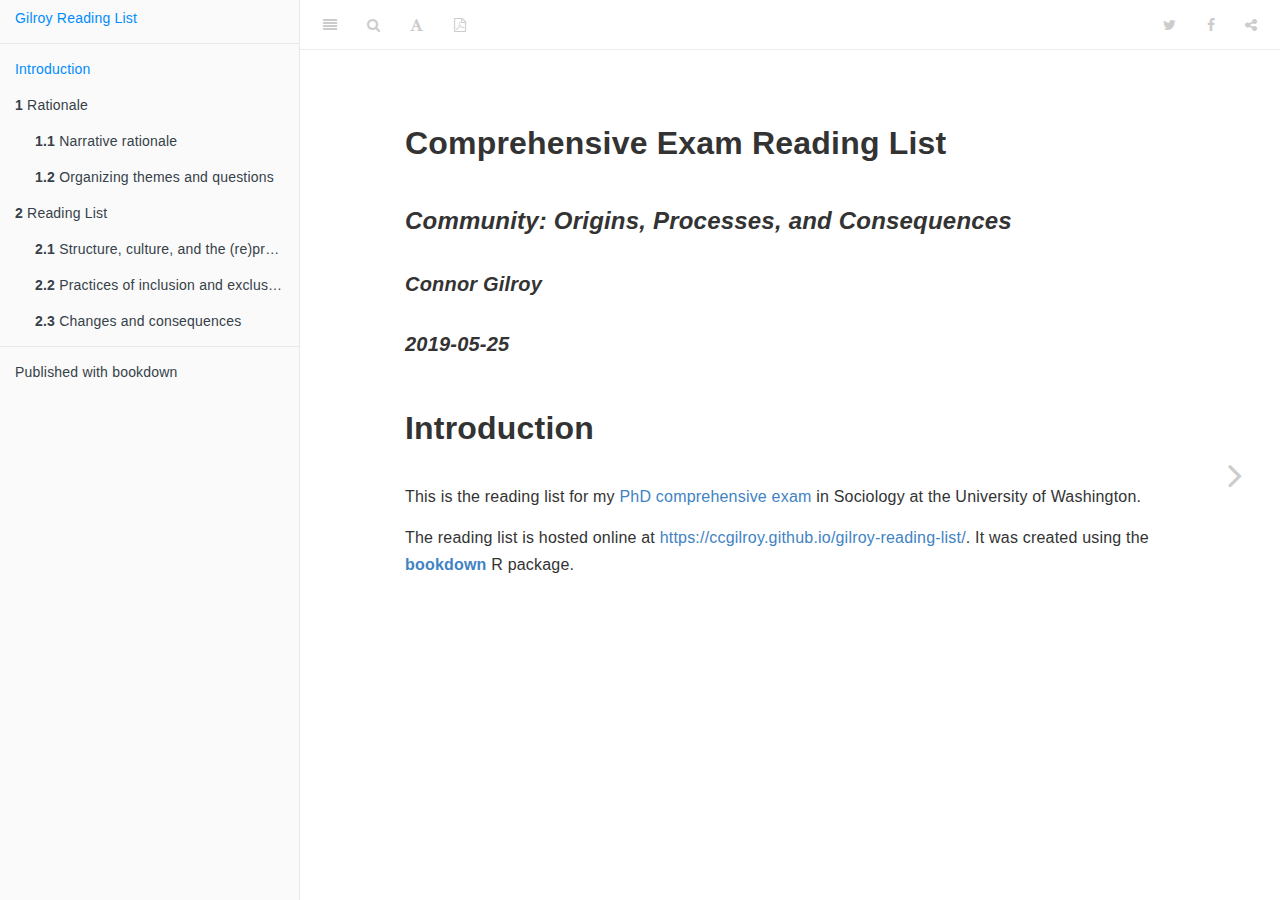
<file: docs/index.html>
<!DOCTYPE html>
<html >

<head>

  <meta charset="UTF-8">
  <meta http-equiv="X-UA-Compatible" content="IE=edge">
  <title>Comprehensive Exam Reading List</title>
  <meta name="description" content="Reading list and notes for my comprehensive exam in sociology at the University of Washington.">
  <meta name="generator" content="bookdown 0.7 and GitBook 2.6.7">

  <meta property="og:title" content="Comprehensive Exam Reading List" />
  <meta property="og:type" content="book" />
  
  
  <meta property="og:description" content="Reading list and notes for my comprehensive exam in sociology at the University of Washington." />
  

  <meta name="twitter:card" content="summary" />
  <meta name="twitter:title" content="Comprehensive Exam Reading List" />
  
  <meta name="twitter:description" content="Reading list and notes for my comprehensive exam in sociology at the University of Washington." />
  

<meta name="author" content="Connor Gilroy">


<meta name="date" content="2019-05-25">

  <meta name="viewport" content="width=device-width, initial-scale=1">
  <meta name="apple-mobile-web-app-capable" content="yes">
  <meta name="apple-mobile-web-app-status-bar-style" content="black">
  
  

<link rel="next" href="rationale.html">
<script src="libs/jquery-2.2.3/jquery.min.js"></script>
<link href="libs/gitbook-2.6.7/css/style.css" rel="stylesheet" />
<link href="libs/gitbook-2.6.7/css/plugin-bookdown.css" rel="stylesheet" />
<link href="libs/gitbook-2.6.7/css/plugin-highlight.css" rel="stylesheet" />
<link href="libs/gitbook-2.6.7/css/plugin-search.css" rel="stylesheet" />
<link href="libs/gitbook-2.6.7/css/plugin-fontsettings.css" rel="stylesheet" />










<link rel="stylesheet" href="style.css" type="text/css" />
</head>

<body>



  <div class="book without-animation with-summary font-size-2 font-family-1" data-basepath=".">

    <div class="book-summary">
      <nav role="navigation">

<ul class="summary">
<li><a href="./">Gilroy Reading List</a></li>

<li class="divider"></li>
<li class="chapter" data-level="" data-path="index.html"><a href="index.html"><i class="fa fa-check"></i>Introduction</a></li>
<li class="chapter" data-level="1" data-path="rationale.html"><a href="rationale.html"><i class="fa fa-check"></i><b>1</b> Rationale</a><ul>
<li class="chapter" data-level="1.1" data-path="rationale.html"><a href="rationale.html#narrative-rationale"><i class="fa fa-check"></i><b>1.1</b> Narrative rationale</a></li>
<li class="chapter" data-level="1.2" data-path="rationale.html"><a href="rationale.html#organizing-themes-and-questions"><i class="fa fa-check"></i><b>1.2</b> Organizing themes and questions</a></li>
</ul></li>
<li class="chapter" data-level="2" data-path="reading-list.html"><a href="reading-list.html"><i class="fa fa-check"></i><b>2</b> Reading List</a><ul>
<li class="chapter" data-level="2.1" data-path="reading-list.html"><a href="reading-list.html#scr"><i class="fa fa-check"></i><b>2.1</b> Structure, culture, and the (re)production of community</a></li>
<li class="chapter" data-level="2.2" data-path="reading-list.html"><a href="reading-list.html#pie"><i class="fa fa-check"></i><b>2.2</b> Practices of inclusion and exclusion</a></li>
<li class="chapter" data-level="2.3" data-path="reading-list.html"><a href="reading-list.html#cc"><i class="fa fa-check"></i><b>2.3</b> Changes and consequences</a></li>
</ul></li>
<li class="divider"></li>
<li><a href="https://github.com/rstudio/bookdown" target="blank">Published with bookdown</a></li>

</ul>

      </nav>
    </div>

    <div class="book-body">
      <div class="body-inner">
        <div class="book-header" role="navigation">
          <h1>
            <i class="fa fa-circle-o-notch fa-spin"></i><a href="./">Comprehensive Exam Reading List</a>
          </h1>
        </div>

        <div class="page-wrapper" tabindex="-1" role="main">
          <div class="page-inner">

            <section class="normal" id="section-">
<div id="header">
<h1 class="title">Comprehensive Exam Reading List</h1>
<h3 class="subtitle"><em>Community: Origins, Processes, and Consequences</em></h3>
<h4 class="author"><em>Connor Gilroy</em></h4>
<h4 class="date"><em>2019-05-25</em></h4>
</div>
<div id="introduction" class="section level1 unnumbered">
<h1>Introduction</h1>
<p>This is the reading list for my <a href="https://soc.washington.edu/phd-comprehensive-exam">PhD comprehensive exam</a> in Sociology at the University of Washington.</p>
<p>The reading list is hosted online at <a href="https://ccgilroy.github.io/gilroy-reading-list/" class="uri">https://ccgilroy.github.io/gilroy-reading-list/</a>. It was created using the <a href="https://bookdown.org/"><strong>bookdown</strong></a> R package.</p>

</div>
            </section>

          </div>
        </div>
      </div>

<a href="rationale.html" class="navigation navigation-next navigation-unique" aria-label="Next page"><i class="fa fa-angle-right"></i></a>
    </div>
  </div>
<script src="libs/gitbook-2.6.7/js/app.min.js"></script>
<script src="libs/gitbook-2.6.7/js/lunr.js"></script>
<script src="libs/gitbook-2.6.7/js/plugin-search.js"></script>
<script src="libs/gitbook-2.6.7/js/plugin-sharing.js"></script>
<script src="libs/gitbook-2.6.7/js/plugin-fontsettings.js"></script>
<script src="libs/gitbook-2.6.7/js/plugin-bookdown.js"></script>
<script src="libs/gitbook-2.6.7/js/jquery.highlight.js"></script>
<script>
gitbook.require(["gitbook"], function(gitbook) {
gitbook.start({
"sharing": {
"github": false,
"facebook": true,
"twitter": true,
"google": false,
"linkedin": false,
"weibo": false,
"instapper": false,
"vk": false,
"all": ["facebook", "google", "twitter", "linkedin", "weibo", "instapaper"]
},
"fontsettings": {
"theme": "white",
"family": "sans",
"size": 2
},
"edit": {
"link": null,
"text": null
},
"download": ["gilroy-reading-list.pdf"],
"toc": {
"collapse": "subsection"
}
});
});
</script>

</body>

</html>
</file>
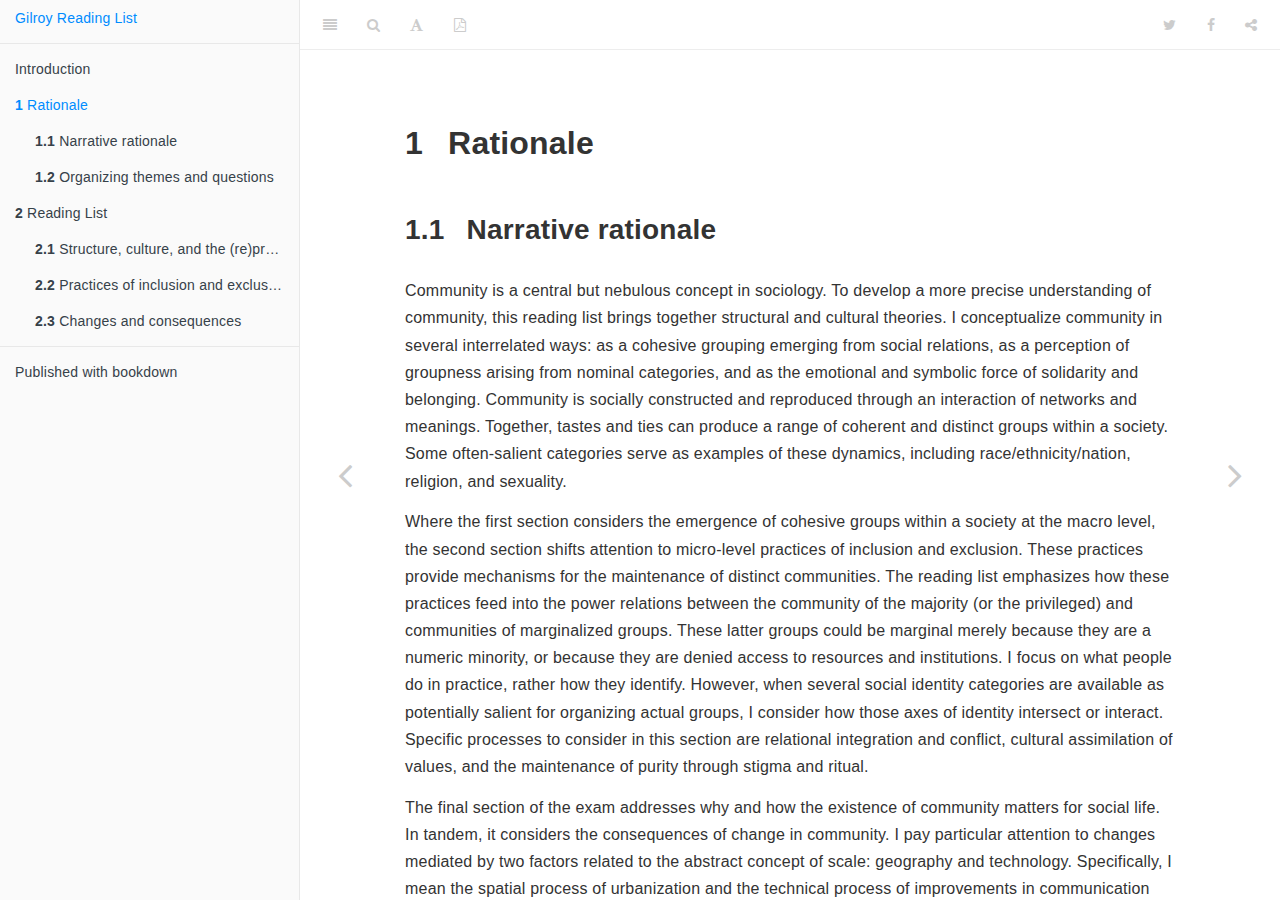
<file: docs/rationale.html>
<!DOCTYPE html>
<html >

<head>

  <meta charset="UTF-8">
  <meta http-equiv="X-UA-Compatible" content="IE=edge">
  <title>Comprehensive Exam Reading List</title>
  <meta name="description" content="Reading list and notes for my comprehensive exam in sociology at the University of Washington.">
  <meta name="generator" content="bookdown 0.7 and GitBook 2.6.7">

  <meta property="og:title" content="Comprehensive Exam Reading List" />
  <meta property="og:type" content="book" />
  
  
  <meta property="og:description" content="Reading list and notes for my comprehensive exam in sociology at the University of Washington." />
  

  <meta name="twitter:card" content="summary" />
  <meta name="twitter:title" content="Comprehensive Exam Reading List" />
  
  <meta name="twitter:description" content="Reading list and notes for my comprehensive exam in sociology at the University of Washington." />
  

<meta name="author" content="Connor Gilroy">


<meta name="date" content="2019-05-25">

  <meta name="viewport" content="width=device-width, initial-scale=1">
  <meta name="apple-mobile-web-app-capable" content="yes">
  <meta name="apple-mobile-web-app-status-bar-style" content="black">
  
  
<link rel="prev" href="index.html">
<link rel="next" href="reading-list.html">
<script src="libs/jquery-2.2.3/jquery.min.js"></script>
<link href="libs/gitbook-2.6.7/css/style.css" rel="stylesheet" />
<link href="libs/gitbook-2.6.7/css/plugin-bookdown.css" rel="stylesheet" />
<link href="libs/gitbook-2.6.7/css/plugin-highlight.css" rel="stylesheet" />
<link href="libs/gitbook-2.6.7/css/plugin-search.css" rel="stylesheet" />
<link href="libs/gitbook-2.6.7/css/plugin-fontsettings.css" rel="stylesheet" />










<link rel="stylesheet" href="style.css" type="text/css" />
</head>

<body>



  <div class="book without-animation with-summary font-size-2 font-family-1" data-basepath=".">

    <div class="book-summary">
      <nav role="navigation">

<ul class="summary">
<li><a href="./">Gilroy Reading List</a></li>

<li class="divider"></li>
<li class="chapter" data-level="" data-path="index.html"><a href="index.html"><i class="fa fa-check"></i>Introduction</a></li>
<li class="chapter" data-level="1" data-path="rationale.html"><a href="rationale.html"><i class="fa fa-check"></i><b>1</b> Rationale</a><ul>
<li class="chapter" data-level="1.1" data-path="rationale.html"><a href="rationale.html#narrative-rationale"><i class="fa fa-check"></i><b>1.1</b> Narrative rationale</a></li>
<li class="chapter" data-level="1.2" data-path="rationale.html"><a href="rationale.html#organizing-themes-and-questions"><i class="fa fa-check"></i><b>1.2</b> Organizing themes and questions</a></li>
</ul></li>
<li class="chapter" data-level="2" data-path="reading-list.html"><a href="reading-list.html"><i class="fa fa-check"></i><b>2</b> Reading List</a><ul>
<li class="chapter" data-level="2.1" data-path="reading-list.html"><a href="reading-list.html#scr"><i class="fa fa-check"></i><b>2.1</b> Structure, culture, and the (re)production of community</a></li>
<li class="chapter" data-level="2.2" data-path="reading-list.html"><a href="reading-list.html#pie"><i class="fa fa-check"></i><b>2.2</b> Practices of inclusion and exclusion</a></li>
<li class="chapter" data-level="2.3" data-path="reading-list.html"><a href="reading-list.html#cc"><i class="fa fa-check"></i><b>2.3</b> Changes and consequences</a></li>
</ul></li>
<li class="divider"></li>
<li><a href="https://github.com/rstudio/bookdown" target="blank">Published with bookdown</a></li>

</ul>

      </nav>
    </div>

    <div class="book-body">
      <div class="body-inner">
        <div class="book-header" role="navigation">
          <h1>
            <i class="fa fa-circle-o-notch fa-spin"></i><a href="./">Comprehensive Exam Reading List</a>
          </h1>
        </div>

        <div class="page-wrapper" tabindex="-1" role="main">
          <div class="page-inner">

            <section class="normal" id="section-">
<div id="rationale" class="section level1">
<h1><span class="header-section-number">1</span> Rationale</h1>
<div id="narrative-rationale" class="section level2">
<h2><span class="header-section-number">1.1</span> Narrative rationale</h2>
<p>Community is a central but nebulous concept in sociology. To develop a more precise understanding of community, this reading list brings together structural and cultural theories. I conceptualize community in several interrelated ways: as a cohesive grouping emerging from social relations, as a perception of groupness arising from nominal categories, and as the emotional and symbolic force of solidarity and belonging. Community is socially constructed and reproduced through an interaction of networks and meanings. Together, tastes and ties can produce a range of coherent and distinct groups within a society. Some often-salient categories serve as examples of these dynamics, including race/ethnicity/nation, religion, and sexuality.</p>
<p>Where the first section considers the emergence of cohesive groups within a society at the macro level, the second section shifts attention to micro-level practices of inclusion and exclusion. These practices provide mechanisms for the maintenance of distinct communities. The reading list emphasizes how these practices feed into the power relations between the community of the majority (or the privileged) and communities of marginalized groups. These latter groups could be marginal merely because they are a numeric minority, or because they are denied access to resources and institutions. I focus on what people do in practice, rather how they identify. However, when several social identity categories are available as potentially salient for organizing actual groups, I consider how those axes of identity intersect or interact. Specific processes to consider in this section are relational integration and conflict, cultural assimilation of values, and the maintenance of purity through stigma and ritual.</p>
<p>The final section of the exam addresses why and how the existence of community matters for social life. In tandem, it considers the consequences of change in community. I pay particular attention to changes mediated by two factors related to the abstract concept of scale: geography and technology. Specifically, I mean the spatial process of urbanization and the technical process of improvements in communication technology. Whether maintained or changed by these processes, community is consequential at multiple levels. For individuals, a desire for community provides one possible motivation for social action, and a threatened or perceived loss of community can spur action as well. Collective actors also make use of community; social movements leverage community ties for political action, and formal organizations like corporations and the state can appropriate the informal groupings of community for their own ends.</p>
</div>
<div id="organizing-themes-and-questions" class="section level2">
<h2><span class="header-section-number">1.2</span> Organizing themes and questions</h2>
<p><strong><a href="reading-list.html#scr">Structure, culture, and the (re)production of community.</a></strong></p>
<p>What are the social processes by which a sense of community is created, sustained, or lost? How do network structures and cultural meanings interact to produce and reproduce bounded social groups which individuals can perceive and to which they can feel that they belong?</p>
<p><strong><a href="reading-list.html#pie">Practices of inclusion and exclusion.</a></strong></p>
<p>What micro-level, interactional practices work to create community? When do social identity categories become salient axes for organizing communities? How do ordinary people and researchers understand these different identities operating simultaneously—as analogous, competing, or intersecting?</p>
<p>How do different communities interact, especially across differentials of power? How do they maintain distinctions, or merge? What role do visibility and stigma play in the marginalization and stratification of minority groups?</p>
<p><strong><a href="reading-list.html#cc">Changes and consequences.</a></strong></p>
<p>How does scale, from local to global, shape the experience of or even possibility for community? What is the continued salience of physical space for shaping local difference, against the ability of technology to homogenize and unify at bigger scales?</p>
<p>What does community do for people? Does it provide a motivation for participation in social action, and a meaningful object for people to attach to—for instance, a reason to care about the fates of some places and not others? Community is typically conceived of as informal, bottom-up and organic—when and how is it coopted, by formal organizations, corporations, or the state?</p>

</div>
</div>
            </section>

          </div>
        </div>
      </div>
<a href="index.html" class="navigation navigation-prev " aria-label="Previous page"><i class="fa fa-angle-left"></i></a>
<a href="reading-list.html" class="navigation navigation-next " aria-label="Next page"><i class="fa fa-angle-right"></i></a>
    </div>
  </div>
<script src="libs/gitbook-2.6.7/js/app.min.js"></script>
<script src="libs/gitbook-2.6.7/js/lunr.js"></script>
<script src="libs/gitbook-2.6.7/js/plugin-search.js"></script>
<script src="libs/gitbook-2.6.7/js/plugin-sharing.js"></script>
<script src="libs/gitbook-2.6.7/js/plugin-fontsettings.js"></script>
<script src="libs/gitbook-2.6.7/js/plugin-bookdown.js"></script>
<script src="libs/gitbook-2.6.7/js/jquery.highlight.js"></script>
<script>
gitbook.require(["gitbook"], function(gitbook) {
gitbook.start({
"sharing": {
"github": false,
"facebook": true,
"twitter": true,
"google": false,
"linkedin": false,
"weibo": false,
"instapper": false,
"vk": false,
"all": ["facebook", "google", "twitter", "linkedin", "weibo", "instapaper"]
},
"fontsettings": {
"theme": "white",
"family": "sans",
"size": 2
},
"edit": {
"link": null,
"text": null
},
"download": ["gilroy-reading-list.pdf"],
"toc": {
"collapse": "subsection"
}
});
});
</script>

</body>

</html>
</file>
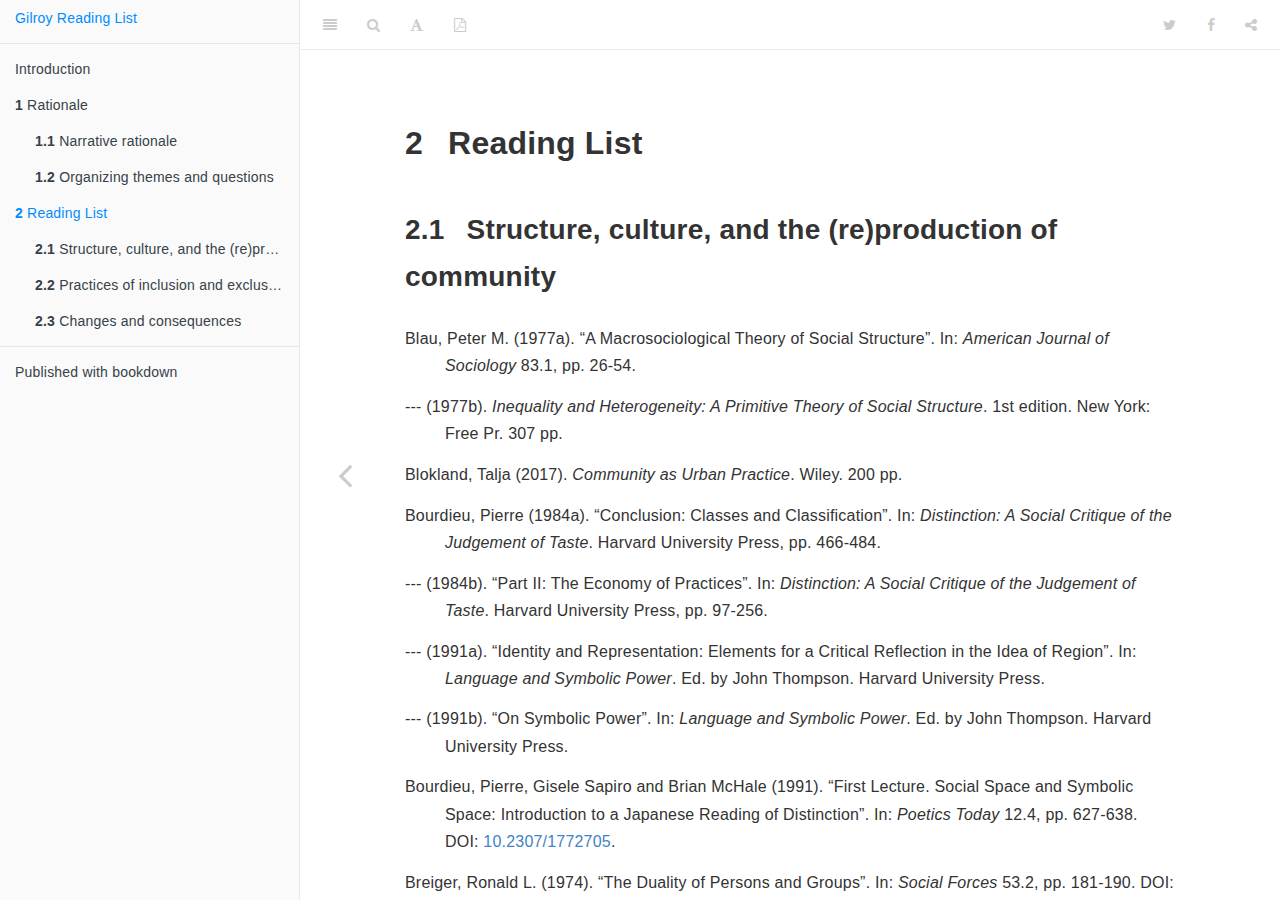
<file: docs/reading-list.html>
<!DOCTYPE html>
<html >

<head>

  <meta charset="UTF-8">
  <meta http-equiv="X-UA-Compatible" content="IE=edge">
  <title>Comprehensive Exam Reading List</title>
  <meta name="description" content="Reading list and notes for my comprehensive exam in sociology at the University of Washington.">
  <meta name="generator" content="bookdown 0.7 and GitBook 2.6.7">

  <meta property="og:title" content="Comprehensive Exam Reading List" />
  <meta property="og:type" content="book" />
  
  
  <meta property="og:description" content="Reading list and notes for my comprehensive exam in sociology at the University of Washington." />
  

  <meta name="twitter:card" content="summary" />
  <meta name="twitter:title" content="Comprehensive Exam Reading List" />
  
  <meta name="twitter:description" content="Reading list and notes for my comprehensive exam in sociology at the University of Washington." />
  

<meta name="author" content="Connor Gilroy">


<meta name="date" content="2019-05-25">

  <meta name="viewport" content="width=device-width, initial-scale=1">
  <meta name="apple-mobile-web-app-capable" content="yes">
  <meta name="apple-mobile-web-app-status-bar-style" content="black">
  
  
<link rel="prev" href="rationale.html">

<script src="libs/jquery-2.2.3/jquery.min.js"></script>
<link href="libs/gitbook-2.6.7/css/style.css" rel="stylesheet" />
<link href="libs/gitbook-2.6.7/css/plugin-bookdown.css" rel="stylesheet" />
<link href="libs/gitbook-2.6.7/css/plugin-highlight.css" rel="stylesheet" />
<link href="libs/gitbook-2.6.7/css/plugin-search.css" rel="stylesheet" />
<link href="libs/gitbook-2.6.7/css/plugin-fontsettings.css" rel="stylesheet" />










<link rel="stylesheet" href="style.css" type="text/css" />
</head>

<body>



  <div class="book without-animation with-summary font-size-2 font-family-1" data-basepath=".">

    <div class="book-summary">
      <nav role="navigation">

<ul class="summary">
<li><a href="./">Gilroy Reading List</a></li>

<li class="divider"></li>
<li class="chapter" data-level="" data-path="index.html"><a href="index.html"><i class="fa fa-check"></i>Introduction</a></li>
<li class="chapter" data-level="1" data-path="rationale.html"><a href="rationale.html"><i class="fa fa-check"></i><b>1</b> Rationale</a><ul>
<li class="chapter" data-level="1.1" data-path="rationale.html"><a href="rationale.html#narrative-rationale"><i class="fa fa-check"></i><b>1.1</b> Narrative rationale</a></li>
<li class="chapter" data-level="1.2" data-path="rationale.html"><a href="rationale.html#organizing-themes-and-questions"><i class="fa fa-check"></i><b>1.2</b> Organizing themes and questions</a></li>
</ul></li>
<li class="chapter" data-level="2" data-path="reading-list.html"><a href="reading-list.html"><i class="fa fa-check"></i><b>2</b> Reading List</a><ul>
<li class="chapter" data-level="2.1" data-path="reading-list.html"><a href="reading-list.html#scr"><i class="fa fa-check"></i><b>2.1</b> Structure, culture, and the (re)production of community</a></li>
<li class="chapter" data-level="2.2" data-path="reading-list.html"><a href="reading-list.html#pie"><i class="fa fa-check"></i><b>2.2</b> Practices of inclusion and exclusion</a></li>
<li class="chapter" data-level="2.3" data-path="reading-list.html"><a href="reading-list.html#cc"><i class="fa fa-check"></i><b>2.3</b> Changes and consequences</a></li>
</ul></li>
<li class="divider"></li>
<li><a href="https://github.com/rstudio/bookdown" target="blank">Published with bookdown</a></li>

</ul>

      </nav>
    </div>

    <div class="book-body">
      <div class="body-inner">
        <div class="book-header" role="navigation">
          <h1>
            <i class="fa fa-circle-o-notch fa-spin"></i><a href="./">Comprehensive Exam Reading List</a>
          </h1>
        </div>

        <div class="page-wrapper" tabindex="-1" role="main">
          <div class="page-inner">

            <section class="normal" id="section-">
<div id="reading-list" class="section level1">
<h1><span class="header-section-number">2</span> Reading List</h1>
<div id="scr" class="section level2">
<h2><span class="header-section-number">2.1</span> Structure, culture, and the (re)production of community</h2>

<p>Blau, Peter M. (1977a). “A Macrosociological Theory of Social
Structure”. In: <em>American Journal of Sociology</em> 83.1, pp. 26-54.</p>
<p>--- (1977b). <em>Inequality and Heterogeneity: A Primitive Theory
of Social Structure</em>. 1st edition. New York: Free Pr. 307 pp.</p>
<p>Blokland, Talja (2017). <em>Community as Urban Practice</em>. Wiley. 200
pp.</p>
<p>Bourdieu, Pierre (1984a). “Conclusion: Classes and
Classification”. In: <em>Distinction: A Social Critique of the
Judgement of Taste</em>. Harvard University Press, pp. 466-484.</p>
<p>--- (1984b). “Part II: The Economy of Practices”. In:
<em>Distinction: A Social Critique of the Judgement of Taste</em>.
Harvard University Press, pp. 97-256.</p>
<p>--- (1991a). “Identity and Representation: Elements for a
Critical Reflection in the Idea of Region”. In: <em>Language and
Symbolic Power</em>. Ed. by John Thompson. Harvard University Press.</p>
<p>--- (1991b). “On Symbolic Power”. In: <em>Language and Symbolic
Power</em>. Ed. by John Thompson. Harvard University Press.</p>
<p>Bourdieu, Pierre, Gisele Sapiro and Brian McHale (1991). “First
Lecture. Social Space and Symbolic Space: Introduction to a
Japanese Reading of Distinction”. In: <em>Poetics Today</em> 12.4,
pp. 627-638. DOI: <a href="https://doi.org/10.2307/1772705">10.2307/1772705</a>.</p>
<p>Breiger, Ronald L. (1974). “The Duality of Persons and Groups”.
In: <em>Social Forces</em> 53.2, pp. 181-190. DOI:
<a href="https://doi.org/10.2307/2576011">10.2307/2576011</a>.</p>
<p>Brint, Steven (1992). “Hidden Meanings: Cultural Content and
Context in Harrison White’s Structural Sociology”. In:
<em>Sociological Theory</em> 10.2, pp. 194-208. DOI:
<a href="https://doi.org/10.2307/201958">10.2307/201958</a>.</p>
<p>Brubaker, Rogers, Mara Loveman and Peter Stamatov (2004).
“Ethnicity as Cognition”. In: <em>Theory and Society</em> 33.1,
pp. 31-64. DOI:
<a href="https://doi.org/10.1023/B:RYSO.0000021405.18890.63">10.1023/B:RYSO.0000021405.18890.63</a>.</p>
<p>Centola, Damon (2015). “The Social Origins of Networks and
Diffusion”. In: <em>American Journal of Sociology</em> 120.5,
pp. 1295-1338. DOI: <a href="https://doi.org/10.1086/681275">10.1086/681275</a>.</p>
<p>Collins, Randall (2003). “A Network–Location Theory of Culture”.
In: <em>Sociological Theory</em> 21.1, pp. 69-73. DOI:
<a href="https://doi.org/10.1111/1467-9558.00176">10.1111/1467-9558.00176</a>.</p>
<p>Durkheim, Émile (1997). <em>The Division of Labor in Society</em>. In
collab. with W. D. Halls. New York: Free Press.</p>
<p>Emirbayer, Mustafa (1997). “Manifesto for a Relational Sociology”.
In: <em>American Journal of Sociology</em> 103.2, pp. 281-317. DOI:
<a href="https://doi.org/10.1086/231209">10.1086/231209</a>.</p>
<p>Emirbayer, Mustafa and Jeff Goodwin (1994). “Network Analysis,
Culture, and the Problem of Agency”. In: <em>American Journal of
Sociology</em> 99.6, pp. 1411-1454.</p>
<p>Erikson, Emily (2013). “Formalist and Relationalist Theory in
Social Network Analysis”. In: <em>Sociological Theory</em> 31.3,
pp. 219-242. DOI:
<a href="https://doi.org/10.1177/0735275113501998">10.1177/0735275113501998</a>.</p>
<p>Fine, Gary Alan and Sherryl Kleinman (1983). “Network and Meaning:
An Interactionist Approach to Structure”. In: <em>Symbolic
Interaction</em> 6.1, pp. 97-110. DOI:
<a href="https://doi.org/10.1525/si.1983.6.1.97">10.1525/si.1983.6.1.97</a>.</p>
<p>Foster, Jacob G. (2018). “Culture and Computation: Steps to a
Probably Approximately Correct Theory of Culture”. In: <em>Poetics</em>
68, pp. 144-154. DOI:
<a href="https://doi.org/10.1016/j.poetic.2018.04.007">10.1016/j.poetic.2018.04.007</a>.</p>
<p>Foucault, Michel (1998). “Friendship as a Way of Life”. In:
<em>Ethics: Subjectivity and Truth</em>. Ed. by Paul Rabinow. 1 edition.
New York: The New Press, pp. 135-140.</p>
<p>Friedkin, Noah E. (2004). “Social Cohesion”. In: <em>Annual Review of
Sociology</em> 30.1, pp. 409-425. DOI:
<a href="https://doi.org/10.1146/annurev.soc.30.012703.110625">10.1146/annurev.soc.30.012703.110625</a>.</p>
<p>Fuhse, Jan A. (2009). “The Meaning Structure of Social Networks”.
In: <em>Sociological Theory</em> 27.1, pp. 51-73. DOI:
<a href="https://doi.org/10.1111/j.1467-9558.2009.00338.x">10.1111/j.1467-9558.2009.00338.x</a>.</p>
<p>Godart, Frédéric C. and Harrison C. White (2010). “Switchings
under Uncertainty: The Coming and Becoming of Meanings”. In:
<em>Poetics</em> 38.6, pp. 567-586. DOI:
<a href="https://doi.org/10.1016/j.poetic.2010.09.003">10.1016/j.poetic.2010.09.003</a>.</p>
<p>Goldberg, Amir (2011). “Mapping Shared Understandings Using
Relational Class Analysis: The Case of the Cultural Omnivore
Reexamined”. In: <em>American Journal of Sociology</em> 116.5,
pp. 1397-1436. DOI: <a href="https://doi.org/10.1086/657976">10.1086/657976</a>.</p>
<p>Goldberg, Amir and Sarah K. Stein (2018). “Beyond Social
Contagion: Associative Diffusion and the Emergence of Cultural
Variation”. In: <em>American Sociological Review</em>,
p. 0003122418797576. DOI:
<a href="https://doi.org/10.1177/0003122418797576">10.1177/0003122418797576</a>.</p>
<p>Gondal, Neha and Paul D. McLean (2013). “Linking Tie-Meaning with
Network Structure: Variable Connotations of Personal Lending in a
Multiple-Network Ecology”. In: <em>Poetics</em> 41.2, pp. 122-150. DOI:
<a href="https://doi.org/10.1016/j.poetic.2012.12.002">10.1016/j.poetic.2012.12.002</a>.</p>
<p>Granovetter, Mark (1973). “The Strength of Weak Ties”. In:
<em>American Journal of Sociology</em> 78.6, pp. 1360-1380.</p>
<p>--- (1985). “Economic Action and Social Structure: The Problem
of Embeddedness”. In: <em>American Journal of Sociology</em> 91.3,
pp. 481-510.</p>
<p>Healy, Kieran (2015). “The Performativity of Networks”. In:
<em>European Journal of Sociology</em> 56.02, pp. 175-205. DOI:
<a href="https://doi.org/10.1017/S0003975615000107">10.1017/S0003975615000107</a>.</p>
<p>Hwang, Jackelyn (2016). “The Social Construction of a Gentrifying
Neighborhood: Reifying and Redefining Identity and Boundaries in
Inequality”. In: <em>Urban Affairs Review</em> 52.1, pp. 98-128. DOI:
<a href="https://doi.org/10.1177/1078087415570643">10.1177/1078087415570643</a>.</p>
<p>Jenkins, Richard (1994). “Rethinking Ethnicity: Identity,
Categorization and Power”. In: <em>Ethnic &amp; Racial Studies</em> 17.2,
p. 197.</p>
<p>Kovács, Balázs (2010). “A Generalized Model of Relational
Similarity”. In: <em>Social Networks</em> 32.3, pp. 197-211. DOI:
<a href="https://doi.org/10.1016/j.socnet.2010.02.001">10.1016/j.socnet.2010.02.001</a>.</p>
<p>Lee, Monica and John Levi Martin (2018). “Doorway to the Dharma of
Duality”. In: <em>Poetics</em> 68, pp. 18-30. DOI:
<a href="https://doi.org/10.1016/j.poetic.2018.01.001">10.1016/j.poetic.2018.01.001</a>.</p>
<p>Lemert, Charles C. (1979). “Language, Structure, and Measurement:
Structuralist Semiotics and Sociology”. In: <em>American Journal of
Sociology</em> 84.4, pp. 929-957.</p>
<p>Lewis, Kevin and Jason Kaufman (2018). “The Conversion of Cultural
Tastes into Social Network Ties”. In: <em>American Journal of
Sociology</em> 123.6, pp. 1684-1742. DOI:
<a href="https://doi.org/10.1086/697525">10.1086/697525</a>.</p>
<p>Lizardo, Omar (2006). “How Cultural Tastes Shape Personal
Networks”. In: <em>American Sociological Review</em> 71.5, pp. 778-807.
DOI:
<a href="https://doi.org/10.1177/000312240607100504">10.1177/000312240607100504</a>.</p>
<p>Martin, John Levi (2000). “What Do Animals Do All Day?: The
Division of Labor, Class Bodies, and Totemic Thinking in the
Popular Imagination”. In: <em>Poetics</em> 27.2, pp. 195-231. DOI:
<a href="https://doi.org/10.1016/S0304-422X(99)00025-X">10.1016/S0304-422X(99)00025-X</a>.</p>
<p>--- (2009). <em>Social Structures</em>. Princeton: Princeton
University Press.</p>
<p>--- (2010). “Life’s a Beach but You’re an Ant, and Other
Unwelcome News for the Sociology of Culture”. In: <em>Poetics</em> 38.2,
pp. 229-244. DOI:
<a href="https://doi.org/10.1016/j.poetic.2009.11.004">10.1016/j.poetic.2009.11.004</a>.</p>
<p>--- (2018). “Getting off the Cartesian Clothesline”. In:
<em>Sociological Theory</em> 36.2, pp. 194-200. DOI:
<a href="https://doi.org/10.1177/0735275118776996">10.1177/0735275118776996</a>.</p>
<p>McPherson, Miller, Lynn Smith-Lovin and James M. Cook (2001).
“Birds of a Feather: Homophily in Social Networks”. In: <em>Annual
Review of Sociology</em> 27, pp. 415-444.</p>
<p>Mische, Ann and Harrison White (1998). “Between Conversation and
Situation: Public Switching Dynamics across Network Domains”. In:
<em>Social Research</em> 65.3, pp. 695-724.</p>
<p>Mohr, John W. (1998). “Measuring Meaning Structures”. In: <em>Annual
Review of Sociology</em> 24.1, pp. 345-370. DOI:
<a href="https://doi.org/10.1146/annurev.soc.24.1.345">10.1146/annurev.soc.24.1.345</a>.</p>
<p>Moody, James and Jonathan Coleman (2015). “Clustering and Cohesion
in Networks: Concepts and Measures”. In: <em>International
Encyclopedia of the Social &amp; Behavioral Sciences (Second
Edition)</em>. Ed. by James D. Wright. Oxford: Elsevier, pp. 906-912.
DOI:
<a href="https://doi.org/10.1016/B978-0-08-097086-8.43112-0">10.1016/B978-0-08-097086-8.43112-0</a>.</p>
<p>Mützel, Sophie (2009). “Networks as Culturally Constituted
Processes A Comparison of Relational Sociology and Actor-Network
Theory”. In: <em>Current Sociology</em> 57.6, pp. 871-887. DOI:
<a href="https://doi.org/10.1177/0011392109342223">10.1177/0011392109342223</a>.</p>
<p>Orne, Jason (2017). <em>Boystown: Sex and Community in Chicago</em>.
Chicago ; London: University of Chicago Press. 288 pp.</p>
<p>Pachucki, Mark A. and Ronald L. Breiger (2010). “Cultural Holes:
Beyond Relationality in Social Networks and Culture”. In: <em>Annual
Review of Sociology</em> 36.1, pp. 205-224. DOI:
<a href="https://doi.org/10.1146/annurev.soc.012809.102615">10.1146/annurev.soc.012809.102615</a>.</p>
<p>Padgett, John F. and Christopher K. Ansell (1993). “Robust Action
and the Rise of the Medici, 1400-1434”. In: <em>American Journal of
Sociology</em> 98.6, pp. 1259-1319.</p>
<p>Rytina, Steve and David L. Morgan (1982). “The Arithmetic of
Social Relations: The Interplay of Category and Network”. In:
<em>American Journal of Sociology</em> 88.1, pp. 88-113. DOI:
<a href="https://doi.org/10.1086/227635">10.1086/227635</a>.</p>
<p>Sewell, William H. (1992). “A Theory of Structure: Duality,
Agency, and Transformation”. In: <em>American Journal of Sociology</em>
98.1, pp. 1-29.</p>
<p>Silver, Allan (1990). “Friendship in Commercial Society:
Eighteenth-Century Social Theory and Modern Sociology”. In:
<em>American Journal of Sociology</em> 95.6, pp. 1474-1504.</p>
<p>Somers, Margaret R. (1994). “The Narrative Constitution of
Identity: A Relational and Network Approach”. In: <em>Theory and
Society</em> 23.5, pp. 605-649.</p>
<p>Tönnies, Ferdinand (2001). <em>Community and Civil Society</em>. Ed. by
Jose Harris. Trans. by Margaret Hollis. Cambridge ; New York:
Cambridge University Press. 320 pp.</p>
<p>Vaisey, Stephen (2007). “Structure, Culture, and Community: The
Search for Belonging in 50 Urban Communes”. In: <em>American
Sociological Review</em> 72.6, pp. 851-873.</p>
<p>Vaisey, Stephen and Omar Lizardo (2010). “Can Cultural Worldviews
Influence Network Composition?” In: <em>Social Forces</em> 88.4,
pp. 1595-1618. DOI:
<a href="https://doi.org/10.1353/sof.2010.0009">10.1353/sof.2010.0009</a>.</p>
<p>Vilhena, Daril, Jacob Foster, Martin Rosvall, et al. (2014).
“Finding Cultural Holes: How Structure and Culture Diverge in
Networks of Scholarly Communication”. In: <em>Sociological Science</em>
1, pp. 221-238. DOI:
<a href="https://doi.org/10.15195/v1.a15">10.15195/v1.a15</a>.</p>
<p>Weber, Max (1946). “Class, Status, Party”. In: <em>From Max Weber:
Essays in Sociology</em>. Ed. by Hans Heinrich Gerth and C. Wright
Mills. New York: Oxford University Press.</p>
<p>Wellman, Barry (1979). “The Community Question: The Intimate
Networks of East Yorkers”. In: <em>American Journal of Sociology</em>
84.5, pp. 1201-1231.</p>
<p>Wellman, Barry and Scot Wortley (1990). “Different Strokes from
Different Folks: Community Ties and Social Support”. In: <em>American
Journal of Sociology</em> 96.3, pp. 558-588.</p>
<p>White, Harrison C. (2008). “Notes on the Constituents of Social
Structure. Soc. Rel. 10 - Spring ’65”. In: <em>Sociologica</em>, pp. 0-0.
DOI: <a href="https://doi.org/10.2383/26576">10.2383/26576</a>.</p>
<p>--- (2012). <em>Identity and Control: How Social Formations
Emerge</em>. 2nd. Princeton: Princeton University Press.</p>
<p>Zerubavel, Eviatar (2002). “The Fine Line: Making Distinctions in
Everyday Life”. In: <em>Cultural Sociology</em>. Ed. by Lyn Spillman.
Malden, MA: Wiley-Blackwell, pp. 223-232.</p>

</div>
<div id="pie" class="section level2">
<h2><span class="header-section-number">2.2</span> Practices of inclusion and exclusion</h2>

<p>Armstrong, Elizabeth (2002). <em>Forging Gay Identities: Organizing
Sexuality in San Francisco, 1950-1994</em>. Chicago: University of
Chicago Press.</p>
<p>Bonilla-Silva, Eduardo (2019). “Feeling Race: Theorizing the
Racial Economy of Emotions”. In: <em>American Sociological Review</em>
84.1, pp. 1-25.</p>
<p>Borer, Michael Ian (2006). “The Location of Culture: The Urban
Culturalist Perspective”. In: <em>City &amp; Community</em> 5.2, pp. 173-197.
DOI:
<a href="https://doi.org/10.1111/j.1540-6040.2006.00168.x">10.1111/j.1540-6040.2006.00168.x</a>.</p>
<p>Brown-Saracino, Japonica (2011). “From the Lesbian Ghetto to
Ambient Community: The Perceived Costs and Benefits of Integration
for Community”. In: <em>Social Problems</em> 58.3, pp. 361-388. DOI:
<a href="https://doi.org/10.1525/sp.2011.58.3.361">10.1525/sp.2011.58.3.361</a>.</p>
<p>--- (2017). <em>How Places Make Us: Novel LBQ Identities in Four
Small Cities</em>. 1st ed. Chicago ; London: University of Chicago
Press. 352 pp.</p>
<p>Butler, Judith (2004a). “Bodies and Power Revisited”. In:
<em>Feminism and the Final Foucault</em>. Ed. by D. Taylor and K.
Vintges. University of Illinois Press, pp. 183-196.</p>
<p>--- (2004b). <em>Undoing Gender</em>. New York ; London: Routledge.</p>
<p>Certeau, Michel de (2011). <em>The Practice of Everyday Life</em>. Trans.
by Steven Rendall. Third edition. Berkeley, Calif.: University of
California Press. 256 pp.</p>
<p>Collins, Randall (2004). <em>Interaction Ritual Chains</em>. Princeton,
NJ: Princeton University Press.</p>
<p>Douglas, Mary (1966). <em>Purity and Danger: An Analysis of Concepts
of Pollution and Taboo</em>. Routledge &amp; K. Paul. 212 pp.</p>
<p>Du Bois, W. E. B. (1995). “Of Our Spiritual Strivings”. In:
<em>W.E.B. Du Bois: A Reader</em>. Ed. by David L. Lewis. 1st ed.. New
York: HHolt and Co.</p>
<p>Durkheim, Émile (2001). <em>The Elementary Forms of Religious Life</em>.
In collab. with Mark Sydney Cladis. Trans. by Carol Cosman.
Oxford University Press. 420 pp.</p>
<p>Eliasoph, Nina (1998). <em>Avoiding Politics: How Americans Produce
Apathy in Everyday Life</em>. Cambridge University Press. 350 pp.</p>
<p>Eliasoph, Nina and Paul Lichterman (2003). “Culture in
Interaction”. In: <em>American Journal of Sociology</em> 108.4,
pp. 735-794. DOI: <a href="https://doi.org/10.1086/367920">10.1086/367920</a>.</p>
<p>Fine, Gary Alan (2012). “Group Culture and the Interaction Order:
Local Sociology on the Meso-Level”. In: <em>Annual Review of
Sociology</em> 38.1, pp. 159-179. DOI:
<a href="https://doi.org/10.1146/annurev-soc-071811-145518">10.1146/annurev-soc-071811-145518</a>.</p>
<p>Foucault, Michel (1990). <em>The History of Sexuality: An
Introduction</em>. Knopf Doubleday Publishing Group. 116 pp.</p>
<p>Goffman, Erving (1963). <em>Stigma: Notes on the Management of
Spoiled Identity</em>. Englewood Cliffs, N.J.: Prentice-Hall.</p>
<p>Guenther, Katya M. and Kerry Mulligan (2013). “From the Outside
In: Crossing Boundaries to Build Collective Identity in the New
Atheist Movement”. In: <em>Social Problems</em> 60.4, pp. 457-475. DOI:
<a href="https://doi.org/10.1525/sp.2013.60.4.457">10.1525/sp.2013.60.4.457</a>.</p>
<p>Held, Nina (2017). “‘They Look at You like an Insect That Wants to
Be Squashed’: An Ethnographic Account of the Racialized Sexual
Spaces of Manchester’s Gay Village”. In: <em>Sexualities</em> 20.5-6,
pp. 535-557. DOI:
<a href="https://doi.org/10.1177/1363460716676988">10.1177/1363460716676988</a>.</p>
<p>Horowitz, Adam and Charles J. Gomez (2018). “Identity Override:
How Sexual Orientation Reduces the Rigidity of Racial Boundaries”.
In: <em>Sociological Science</em> 5, pp. 669-693. DOI:
<a href="https://doi.org/10.15195/v5.a28">10.15195/v5.a28</a>.</p>
<p>Kumar, Srijan, William L. Hamilton, Jure Leskovec, et al. (2018).
“Community Interaction and Conflict on the Web”. In: <em>Proceedings
of the 2018 World Wide Web Conference on World Wide Web - WWW
’18</em>. The 2018 World Wide Web Conference. Ed. by International
World Wide Web Conferences Steering Committee. Lyon, France: ACM
Press, pp. 933-943. DOI:
<a href="https://doi.org/10.1145/3178876.3186141">10.1145/3178876.3186141</a>.</p>
<p>Legewie, Joscha and Merlin Schaeffer (2016). “Contested
Boundaries: Explaining Where Ethnoracial Diversity Provokes
Neighborhood Conflict”. In: <em>American Journal of Sociology</em> 122.1,
pp. 125-161. DOI:
<a href="https://doi.org/10.1086/686942">10.1086/686942</a>.</p>
<p>Mahmood, Saba (2001). “Feminist Theory, Embodiment, and the Docile
Agent: Some Reflections on the Egyptian Islamic Revival”. In:
<em>Cultural Anthropology</em> 16.2, pp. 202-236. DOI:
<a href="https://doi.org/10.1525/can.2001.16.2.202">10.1525/can.2001.16.2.202</a>.</p>
<p>Marx, Karl (1972). “On the Jewish Question”. In: <em>The Marx-Engels
Reader</em>. Ed. by Robert C. Tucker. New York, Norton.</p>
<p>Moon, Dawne (2012). “Who Am I and Who Are We? Conflicting
Narratives of Collective Selfhood in Stigmatized Groups”. In:
<em>American Journal of Sociology</em> 117.5, pp. 1336-1379. DOI:
<a href="https://doi.org/10.1086/663327">10.1086/663327</a>.</p>
<p>Nash, Jennifer (2011). “Practicing Love: Black Feminism,
Love-Politics, and Post-Intersectionality”. In: <em>Meridians</em> 11.2,
p. 1. DOI:
<a href="https://doi.org/10.2979/meridians.11.2.1">10.2979/meridians.11.2.1</a>.</p>
<p>Nash, Jennifer C. (2008). “Re-Thinking Intersectionality”. In:
<em>Feminist Review</em>, pp. 1-15.</p>
<p>Pfeffer, Carla A. (2014). ““I Don’t Like Passing as a Straight
Woman”: Queer Negotiations of Identity and Social Group
Membership&quot;. In: <em>American Journal of Sociology</em> 120.1, pp. 1-44.
DOI: <a href="https://doi.org/10.1086/677197">10.1086/677197</a>.</p>
<p>Puar, Jasbir K. (2012). &quot;“I Would Rather Be a Cyborg than a
Goddess”: Becoming-Intersectional in Assemblage Theory&quot;. In:
<em>PhiloSOPHIA</em> 2.1, pp. 49-66.</p>
<p>Simmel, Georg (1971). “The Stranger”. In: <em>Georg Simmel on
Individuality and Social Forms</em>. Ed. by Donald Levine. Chicago,
University of Chicago Press.</p>
<p>Star, Susan Leigh and James R. Griesemer (1989). “Institutional
Ecology, ‘Translations’ and Boundary Objects: Amateurs and
Professionals in Berkeley’s Museum of Vertebrate Zoology,
1907-39”. In: <em>Social Studies of Science</em> 19.3, pp. 387-420.</p>
<p>Swidler, Ann (1986). “Culture in Action: Symbols and Strategies”.
In: <em>American Sociological Review</em> 51.2, p. 273. DOI:
<a href="https://doi.org/10.2307/2095521">10.2307/2095521</a>.</p>
<p>Tavory, Iddo (2016). <em>Summoned: Identification and Religious Life
in a Jewish Neighborhood</em>. University of Chicago Press. 224 pp.</p>
<p>Winchester, Daniel (2016). “A Hunger for God: Embodied Metaphor as
Cultural Cognition in Action”. In: <em>Social Forces</em> 95.2,
pp. 585-606. DOI:
<a href="https://doi.org/10.1093/sf/sow065">10.1093/sf/sow065</a>.</p>
<p>Wirth, Louis (1928). <em>The Ghetto</em>. Transaction. 306 pp.</p>
<p>Wynter, Sylvia (2003). “Unsettling the Coloniality of
Being/Power/Truth/Freedom: Towards the Human, after Man, Its
Overrepresentation–An Argument”. In: <em>CR: The new centennial
review</em> 3.3, pp. 257-337.</p>
<p>Zerubavel, Eviatar (2018). <em>Taken for Granted: The Remarkable
Power of the Unremarkable</em>. Princeton ; Oxford: Princeton
University Press. 160 pp.</p>

</div>
<div id="cc" class="section level2">
<h2><span class="header-section-number">2.3</span> Changes and consequences</h2>

<p>Anderson, Benedict (2016). <em>Imagined Communities: Reflections on
the Origin and Spread of Nationalism</em>. Verso. 240 pp.</p>
<p>Baldassarri, Delia and Mario Diani (2007). “The Integrative Power
of Civic Networks”. In: <em>American Journal of Sociology</em> 113.3,
pp. 735-780. DOI: <a href="https://doi.org/10.1086/521839">10.1086/521839</a>.</p>
<p>Collins, Patricia Hill (2010). “The New Politics of Community”.
In: <em>American Sociological Review</em> 75.1, pp. 7-30. DOI:
<a href="https://doi.org/10.1177/0003122410363293">10.1177/0003122410363293</a>.</p>
<p>D’Emilio, John (1992). “Capitalism and Gay Identity”. In: John
D’Emilio. <em>Making Trouble: Essays on Gay History, Politics, and
the University</em>. New York: Routledge.</p>
<p>Driskell, Robyn Bateman and Larry Lyon (2002). “Are Virtual
Communities True Communities? Examining the Environments and
Elements of Community”. In: <em>City &amp; Community</em> 1.4, pp. 373-390.
DOI:
<a href="https://doi.org/10.1111/1540-6040.00031">10.1111/1540-6040.00031</a>.</p>
<p>Fischer, Claude S. (1975). “Toward a Subcultural Theory of
Urbanism”. In: <em>American Journal of Sociology</em> 80.6,
pp. 1319-1341.</p>
<p>--- (1992). <em>America Calling: A Social History of the Telephone
to 1940</em>. University of California Press. 448 pp.</p>
<p>Greene, Theodore (2014). “Gay Neighborhoods and the Rights of the
Vicarious Citizen”. In: <em>City &amp; Community</em> 13.2, pp. 99-118. DOI:
<a href="https://doi.org/10.1111/cico.12059">10.1111/cico.12059</a>.</p>
<p>Hampton, Keith and Barry Wellman (2003). “Neighboring in Netville:
How the Internet Supports Community and Social Capital in a Wired
Suburb”. In: <em>City &amp; Community</em> 2.4, pp. 277-311. DOI:
<a href="https://doi.org/10.1046/j.1535-6841.2003.00057.x">10.1046/j.1535-6841.2003.00057.x</a>.</p>
<p>Jacobs, Jane (1961). <em>The Death and Life of Great American
Cities</em>. Random House. 480 pp.</p>
<p>Joseph, Miranda (2002). <em>Against the Romance of Community</em>.
Minneapolis: University of Minnesota Press.</p>
<p>Kusenbach, Margarethe (2008). “A Hierarchy of Urban Communities:
Observations on the Nested Character of Place”. In: <em>City &amp;
Community</em> 7.3, pp. 225-249. DOI:
<a href="https://doi.org/10.1111/j.1540-6040.2008.00259.x">10.1111/j.1540-6040.2008.00259.x</a>.</p>
<p>Lichterman, Paul (1996). <em>The Search for Political Community:
American Activists Reinventing Commitment</em>. Cambridge ; New York:
Cambridge University Press. 292 pp.</p>
<p>--- (1999). “Talking Identity in the Public Sphere: Broad
Visions and Small Spaces in Sexual Identity Politics”. In: <em>Theory
and Society</em> 28.1, pp. 101-141.</p>
<p>Logan, John R. (2012). “Making a Place for Space: Spatial Thinking
in Social Science”. In: <em>Annual Review of Sociology</em> 38.1,
pp. 507-524. DOI:
<a href="https://doi.org/10.1146/annurev-soc-071811-145531">10.1146/annurev-soc-071811-145531</a>.</p>
<p>Mok, Diana and Barry Wellman (2007). “Did Distance Matter before
the Internet?: Interpersonal Contact and Support in the 1970s”.
In: <em>Social Networks</em> 29.3, pp. 430-461. DOI:
<a href="https://doi.org/10.1016/j.socnet.2007.01.009">10.1016/j.socnet.2007.01.009</a>.</p>
<p>Parigi, Paolo, Bogdan State, Diana Dakhlallah, et al. (2013). “A
Community of Strangers: The Dis-Embedding of Social Ties”. In:
<em>PLoS ONE</em> 8.7. Ed. by Tobias Preis, p. e67388. DOI:
<a href="https://doi.org/10.1371/journal.pone.0067388">10.1371/journal.pone.0067388</a>.</p>
<p>Putnam, Robert D. (2001). <em>Bowling Alone: The Collapse and Revival
of American Community</em>. Simon and Schuster. 550 pp.</p>
<p>Putnam, Robert D, Robert Leonardi and Raffaella Y. Nanetti (1994).
<em>Making Democracy Work: Civic Traditions in Modern Italy</em>. 1
edition. Princeton, NJ: Princeton University Press. 258 pp.</p>
<p>Rheingold, Howard (2000). <em>The Virtual Community: Homesteading on
the Electronic Frontier</em>. 2 edition. The MIT Press. 447 pp.</p>
<p>Simmel, Georg (1971). “The Metropolis and Mental Life”. In: <em>Georg
Simmel on Individuality and Social Forms</em>. Ed. by Donald Levine.
Chicago, University of Chicago Press.</p>
<p>Spiro, Emma S, Zack W. Almquist and Carter T. Butts (2016). “The
Persistence of Division: Geography, Institutions, and Online
Friendship Ties”. In: <em>Socius: Sociological Research for a Dynamic
World</em> 2, p. 2378023116634340. DOI:
<a href="https://doi.org/10.1177/2378023116634340">10.1177/2378023116634340</a>.</p>
<p>Tufekci, Zeynep (2017). <em>Twitter and Tear Gas: The Power and
Fragility of Networked Protest</em>. OCLC: ocn961312425. New Haven ;
London: Yale University Press. 326 pp.</p>
<p>Walton, Emily (2018). “The Meaning of Community in Diverse
Neighborhoods: Stratification of Influence and Mental Health”. In:
<em>Health &amp; Place</em> 50, pp. 6-15. DOI:
<a href="https://doi.org/10.1016/j.healthplace.2018.01.001">10.1016/j.healthplace.2018.01.001</a>.</p>
<p>Wellman, Barry (2001). “Physical Place and Cyberplace: The Rise of
Personalized Networking”. In: <em>International Journal of Urban and
Regional Research</em> 25.2, pp. 227-252. DOI:
<a href="https://doi.org/10.1111/1468-2427.00309">10.1111/1468-2427.00309</a>.</p>
<p>Wirth, Louis (1938). “Urbanism as a Way of Life”. In: <em>American
Journal of Sociology</em> 44.1, pp. 1-24.</p>


</div>
</div>
            </section>

          </div>
        </div>
      </div>
<a href="rationale.html" class="navigation navigation-prev navigation-unique" aria-label="Previous page"><i class="fa fa-angle-left"></i></a>

    </div>
  </div>
<script src="libs/gitbook-2.6.7/js/app.min.js"></script>
<script src="libs/gitbook-2.6.7/js/lunr.js"></script>
<script src="libs/gitbook-2.6.7/js/plugin-search.js"></script>
<script src="libs/gitbook-2.6.7/js/plugin-sharing.js"></script>
<script src="libs/gitbook-2.6.7/js/plugin-fontsettings.js"></script>
<script src="libs/gitbook-2.6.7/js/plugin-bookdown.js"></script>
<script src="libs/gitbook-2.6.7/js/jquery.highlight.js"></script>
<script>
gitbook.require(["gitbook"], function(gitbook) {
gitbook.start({
"sharing": {
"github": false,
"facebook": true,
"twitter": true,
"google": false,
"linkedin": false,
"weibo": false,
"instapper": false,
"vk": false,
"all": ["facebook", "google", "twitter", "linkedin", "weibo", "instapaper"]
},
"fontsettings": {
"theme": "white",
"family": "sans",
"size": 2
},
"edit": {
"link": null,
"text": null
},
"download": ["gilroy-reading-list.pdf"],
"toc": {
"collapse": "subsection"
}
});
});
</script>

</body>

</html>
</file>
<file: docs/libs/gitbook-2.6.7/css/plugin-bookdown.css>
.book .book-header h1 {
  padding-left: 20px;
  padding-right: 20px;
}
.book .book-header.fixed {
  position: fixed;
  right: 0;
  top: 0;
  left: 0;
  border-bottom: 1px solid rgba(0,0,0,.07);
}
span.search-highlight {
  background-color: #ffff88;
}
@media (min-width: 600px) {
  .book.with-summary .book-header.fixed {
    left: 300px;
  }
}
@media (max-width: 1240px) {
  .book .book-body.fixed {
    top: 50px;
  }
  .book .book-body.fixed .body-inner {
    top: auto;
  }
}
@media (max-width: 600px) {
  .book.with-summary .book-header.fixed {
    left: calc(100% - 60px);
    min-width: 300px;
  }
  .book.with-summary .book-body {
    transform: none;
    left: calc(100% - 60px);
    min-width: 300px;
  }
  .book .book-body.fixed {
    top: 0;
  }
}

.book .book-body.fixed .body-inner {
  top: 50px;
}
.book .book-body .page-wrapper .page-inner section.normal sub, .book .book-body .page-wrapper .page-inner section.normal sup {
  font-size: 85%;
}

@media print {
  .book .book-summary, .book .book-body .book-header, .fa {
    display: none !important;
  }
  .book .book-body.fixed {
    left: 0px;
  }
  .book .book-body,.book .book-body .body-inner, .book.with-summary {
    overflow: visible !important;
  }
}
.kable_wrapper {
  border-spacing: 20px 0;
  border-collapse: separate;
  border: none;
  margin: auto;
}
.kable_wrapper > tbody > tr > td {
  vertical-align: top;
}
.book .book-body .page-wrapper .page-inner section.normal table tr.header {
  border-top-width: 2px;
}
.book .book-body .page-wrapper .page-inner section.normal table tr:last-child td {
  border-bottom-width: 2px;
}
.book .book-body .page-wrapper .page-inner section.normal table td, .book .book-body .page-wrapper .page-inner section.normal table th {
  border-left: none;
  border-right: none;
}
.book .book-body .page-wrapper .page-inner section.normal table.kable_wrapper > tbody > tr, .book .book-body .page-wrapper .page-inner section.normal table.kable_wrapper > tbody > tr > td {
  border-top: none;
}
.book .book-body .page-wrapper .page-inner section.normal table.kable_wrapper > tbody > tr:last-child > td {
    border-bottom: none;
}

div.theorem, div.lemma, div.corollary, div.proposition {
  font-style: italic;
}
span.theorem, span.lemma, span.corollary, span.proposition {
  font-style: normal;
}
div.proof:after {
  content: "\25a2";
  float: right;
}
.header-section-number {
  padding-right: .5em;
}
</file>
<file: docs/libs/gitbook-2.6.7/css/plugin-highlight.css>
.book .book-body .page-wrapper .page-inner section.normal pre,
.book .book-body .page-wrapper .page-inner section.normal code {
  /* http://jmblog.github.com/color-themes-for-google-code-highlightjs */
  /* Tomorrow Comment */
  /* Tomorrow Red */
  /* Tomorrow Orange */
  /* Tomorrow Yellow */
  /* Tomorrow Green */
  /* Tomorrow Aqua */
  /* Tomorrow Blue */
  /* Tomorrow Purple */
}
.book .book-body .page-wrapper .page-inner section.normal pre .hljs-comment,
.book .book-body .page-wrapper .page-inner section.normal code .hljs-comment,
.book .book-body .page-wrapper .page-inner section.normal pre .hljs-title,
.book .book-body .page-wrapper .page-inner section.normal code .hljs-title {
  color: #8e908c;
}
.book .book-body .page-wrapper .page-inner section.normal pre .hljs-variable,
.book .book-body .page-wrapper .page-inner section.normal code .hljs-variable,
.book .book-body .page-wrapper .page-inner section.normal pre .hljs-attribute,
.book .book-body .page-wrapper .page-inner section.normal code .hljs-attribute,
.book .book-body .page-wrapper .page-inner section.normal pre .hljs-tag,
.book .book-body .page-wrapper .page-inner section.normal code .hljs-tag,
.book .book-body .page-wrapper .page-inner section.normal pre .hljs-regexp,
.book .book-body .page-wrapper .page-inner section.normal code .hljs-regexp,
.book .book-body .page-wrapper .page-inner section.normal pre .ruby .hljs-constant,
.book .book-body .page-wrapper .page-inner section.normal code .ruby .hljs-constant,
.book .book-body .page-wrapper .page-inner section.normal pre .xml .hljs-tag .hljs-title,
.book .book-body .page-wrapper .page-inner section.normal code .xml .hljs-tag .hljs-title,
.book .book-body .page-wrapper .page-inner section.normal pre .xml .hljs-pi,
.book .book-body .page-wrapper .page-inner section.normal code .xml .hljs-pi,
.book .book-body .page-wrapper .page-inner section.normal pre .xml .hljs-doctype,
.book .book-body .page-wrapper .page-inner section.normal code .xml .hljs-doctype,
.book .book-body .page-wrapper .page-inner section.normal pre .html .hljs-doctype,
.book .book-body .page-wrapper .page-inner section.normal code .html .hljs-doctype,
.book .book-body .page-wrapper .page-inner section.normal pre .css .hljs-id,
.book .book-body .page-wrapper .page-inner section.normal code .css .hljs-id,
.book .book-body .page-wrapper .page-inner section.normal pre .css .hljs-class,
.book .book-body .page-wrapper .page-inner section.normal code .css .hljs-class,
.book .book-body .page-wrapper .page-inner section.normal pre .css .hljs-pseudo,
.book .book-body .page-wrapper .page-inner section.normal code .css .hljs-pseudo {
  color: #c82829;
}
.book .book-body .page-wrapper .page-inner section.normal pre .hljs-number,
.book .book-body .page-wrapper .page-inner section.normal code .hljs-number,
.book .book-body .page-wrapper .page-inner section.normal pre .hljs-preprocessor,
.book .book-body .page-wrapper .page-inner section.normal code .hljs-preprocessor,
.book .book-body .page-wrapper .page-inner section.normal pre .hljs-pragma,
.book .book-body .page-wrapper .page-inner section.normal code .hljs-pragma,
.book .book-body .page-wrapper .page-inner section.normal pre .hljs-built_in,
.book .book-body .page-wrapper .page-inner section.normal code .hljs-built_in,
.book .book-body .page-wrapper .page-inner section.normal pre .hljs-literal,
.book .book-body .page-wrapper .page-inner section.normal code .hljs-literal,
.book .book-body .page-wrapper .page-inner section.normal pre .hljs-params,
.book .book-body .page-wrapper .page-inner section.normal code .hljs-params,
.book .book-body .page-wrapper .page-inner section.normal pre .hljs-constant,
.book .book-body .page-wrapper .page-inner section.normal code .hljs-constant {
  color: #f5871f;
}
.book .book-body .page-wrapper .page-inner section.normal pre .ruby .hljs-class .hljs-title,
.book .book-body .page-wrapper .page-inner section.normal code .ruby .hljs-class .hljs-title,
.book .book-body .page-wrapper .page-inner section.normal pre .css .hljs-rules .hljs-attribute,
.book .book-body .page-wrapper .page-inner section.normal code .css .hljs-rules .hljs-attribute {
  color: #eab700;
}
.book .book-body .page-wrapper .page-inner section.normal pre .hljs-string,
.book .book-body .page-wrapper .page-inner section.normal code .hljs-string,
.book .book-body .page-wrapper .page-inner section.normal pre .hljs-value,
.book .book-body .page-wrapper .page-inner section.normal code .hljs-value,
.book .book-body .page-wrapper .page-inner section.normal pre .hljs-inheritance,
.book .book-body .page-wrapper .page-inner section.normal code .hljs-inheritance,
.book .book-body .page-wrapper .page-inner section.normal pre .hljs-header,
.book .book-body .page-wrapper .page-inner section.normal code .hljs-header,
.book .book-body .page-wrapper .page-inner section.normal pre .ruby .hljs-symbol,
.book .book-body .page-wrapper .page-inner section.normal code .ruby .hljs-symbol,
.book .book-body .page-wrapper .page-inner section.normal pre .xml .hljs-cdata,
.book .book-body .page-wrapper .page-inner section.normal code .xml .hljs-cdata {
  color: #718c00;
}
.book .book-body .page-wrapper .page-inner section.normal pre .css .hljs-hexcolor,
.book .book-body .page-wrapper .page-inner section.normal code .css .hljs-hexcolor {
  color: #3e999f;
}
.book .book-body .page-wrapper .page-inner section.normal pre .hljs-function,
.book .book-body .page-wrapper .page-inner section.normal code .hljs-function,
.book .book-body .page-wrapper .page-inner section.normal pre .python .hljs-decorator,
.book .book-body .page-wrapper .page-inner section.normal code .python .hljs-decorator,
.book .book-body .page-wrapper .page-inner section.normal pre .python .hljs-title,
.book .book-body .page-wrapper .page-inner section.normal code .python .hljs-title,
.book .book-body .page-wrapper .page-inner section.normal pre .ruby .hljs-function .hljs-title,
.book .book-body .page-wrapper .page-inner section.normal code .ruby .hljs-function .hljs-title,
.book .book-body .page-wrapper .page-inner section.normal pre .ruby .hljs-title .hljs-keyword,
.book .book-body .page-wrapper .page-inner section.normal code .ruby .hljs-title .hljs-keyword,
.book .book-body .page-wrapper .page-inner section.normal pre .perl .hljs-sub,
.book .book-body .page-wrapper .page-inner section.normal code .perl .hljs-sub,
.book .book-body .page-wrapper .page-inner section.normal pre .javascript .hljs-title,
.book .book-body .page-wrapper .page-inner section.normal code .javascript .hljs-title,
.book .book-body .page-wrapper .page-inner section.normal pre .coffeescript .hljs-title,
.book .book-body .page-wrapper .page-inner section.normal code .coffeescript .hljs-title {
  color: #4271ae;
}
.book .book-body .page-wrapper .page-inner section.normal pre .hljs-keyword,
.book .book-body .page-wrapper .page-inner section.normal code .hljs-keyword,
.book .book-body .page-wrapper .page-inner section.normal pre .javascript .hljs-function,
.book .book-body .page-wrapper .page-inner section.normal code .javascript .hljs-function {
  color: #8959a8;
}
.book .book-body .page-wrapper .page-inner section.normal pre .hljs,
.book .book-body .page-wrapper .page-inner section.normal code .hljs {
  display: block;
  background: white;
  color: #4d4d4c;
  padding: 0.5em;
}
.book .book-body .page-wrapper .page-inner section.normal pre .coffeescript .javascript,
.book .book-body .page-wrapper .page-inner section.normal code .coffeescript .javascript,
.book .book-body .page-wrapper .page-inner section.normal pre .javascript .xml,
.book .book-body .page-wrapper .page-inner section.normal code .javascript .xml,
.book .book-body .page-wrapper .page-inner section.normal pre .tex .hljs-formula,
.book .book-body .page-wrapper .page-inner section.normal code .tex .hljs-formula,
.book .book-body .page-wrapper .page-inner section.normal pre .xml .javascript,
.book .book-body .page-wrapper .page-inner section.normal code .xml .javascript,
.book .book-body .page-wrapper .page-inner section.normal pre .xml .vbscript,
.book .book-body .page-wrapper .page-inner section.normal code .xml .vbscript,
.book .book-body .page-wrapper .page-inner section.normal pre .xml .css,
.book .book-body .page-wrapper .page-inner section.normal code .xml .css,
.book .book-body .page-wrapper .page-inner section.normal pre .xml .hljs-cdata,
.book .book-body .page-wrapper .page-inner section.normal code .xml .hljs-cdata {
  opacity: 0.5;
}
.book.color-theme-1 .book-body .page-wrapper .page-inner section.normal pre,
.book.color-theme-1 .book-body .page-wrapper .page-inner section.normal code {
  /*

Orginal Style from ethanschoonover.com/solarized (c) Jeremy Hull <sourdrums@gmail.com>

*/
  /* Solarized Green */
  /* Solarized Cyan */
  /* Solarized Blue */
  /* Solarized Yellow */
  /* Solarized Orange */
  /* Solarized Red */
  /* Solarized Violet */
}
.book.color-theme-1 .book-body .page-wrapper .page-inner section.normal pre .hljs,
.book.color-theme-1 .book-body .page-wrapper .page-inner section.normal code .hljs {
  display: block;
  padding: 0.5em;
  background: #fdf6e3;
  color: #657b83;
}
.book.color-theme-1 .book-body .page-wrapper .page-inner section.normal pre .hljs-comment,
.book.color-theme-1 .book-body .page-wrapper .page-inner section.normal code .hljs-comment,
.book.color-theme-1 .book-body .page-wrapper .page-inner section.normal pre .hljs-template_comment,
.book.color-theme-1 .book-body .page-wrapper .page-inner section.normal code .hljs-template_comment,
.book.color-theme-1 .book-body .page-wrapper .page-inner section.normal pre .diff .hljs-header,
.book.color-theme-1 .book-body .page-wrapper .page-inner section.normal code .diff .hljs-header,
.book.color-theme-1 .book-body .page-wrapper .page-inner section.normal pre .hljs-doctype,
.book.color-theme-1 .book-body .page-wrapper .page-inner section.normal code .hljs-doctype,
.book.color-theme-1 .book-body .page-wrapper .page-inner section.normal pre .hljs-pi,
.book.color-theme-1 .book-body .page-wrapper .page-inner section.normal code .hljs-pi,
.book.color-theme-1 .book-body .page-wrapper .page-inner section.normal pre .lisp .hljs-string,
.book.color-theme-1 .book-body .page-wrapper .page-inner section.normal code .lisp .hljs-string,
.book.color-theme-1 .book-body .page-wrapper .page-inner section.normal pre .hljs-javadoc,
.book.color-theme-1 .book-body .page-wrapper .page-inner section.normal code .hljs-javadoc {
  color: #93a1a1;
}
.book.color-theme-1 .book-body .page-wrapper .page-inner section.normal pre .hljs-keyword,
.book.color-theme-1 .book-body .page-wrapper .page-inner section.normal code .hljs-keyword,
.book.color-theme-1 .book-body .page-wrapper .page-inner section.normal pre .hljs-winutils,
.book.color-theme-1 .book-body .page-wrapper .page-inner section.normal code .hljs-winutils,
.book.color-theme-1 .book-body .page-wrapper .page-inner section.normal pre .method,
.book.color-theme-1 .book-body .page-wrapper .page-inner section.normal code .method,
.book.color-theme-1 .book-body .page-wrapper .page-inner section.normal pre .hljs-addition,
.book.color-theme-1 .book-body .page-wrapper .page-inner section.normal code .hljs-addition,
.book.color-theme-1 .book-body .page-wrapper .page-inner section.normal pre .css .hljs-tag,
.book.color-theme-1 .book-body .page-wrapper .page-inner section.normal code .css .hljs-tag,
.book.color-theme-1 .book-body .page-wrapper .page-inner section.normal pre .hljs-request,
.book.color-theme-1 .book-body .page-wrapper .page-inner section.normal code .hljs-request,
.book.color-theme-1 .book-body .page-wrapper .page-inner section.normal pre .hljs-status,
.book.color-theme-1 .book-body .page-wrapper .page-inner section.normal code .hljs-status,
.book.color-theme-1 .book-body .page-wrapper .page-inner section.normal pre .nginx .hljs-title,
.book.color-theme-1 .book-body .page-wrapper .page-inner section.normal code .nginx .hljs-title {
  color: #859900;
}
.book.color-theme-1 .book-body .page-wrapper .page-inner section.normal pre .hljs-number,
.book.color-theme-1 .book-body .page-wrapper .page-inner section.normal code .hljs-number,
.book.color-theme-1 .book-body .page-wrapper .page-inner section.normal pre .hljs-command,
.book.color-theme-1 .book-body .page-wrapper .page-inner section.normal code .hljs-command,
.book.color-theme-1 .book-body .page-wrapper .page-inner section.normal pre .hljs-string,
.book.color-theme-1 .book-body .page-wrapper .page-inner section.normal code .hljs-string,
.book.color-theme-1 .book-body .page-wrapper .page-inner section.normal pre .hljs-tag .hljs-value,
.book.color-theme-1 .book-body .page-wrapper .page-inner section.normal code .hljs-tag .hljs-value,
.book.color-theme-1 .book-body .page-wrapper .page-inner section.normal pre .hljs-rules .hljs-value,
.book.color-theme-1 .book-body .page-wrapper .page-inner section.normal code .hljs-rules .hljs-value,
.book.color-theme-1 .book-body .page-wrapper .page-inner section.normal pre .hljs-phpdoc,
.book.color-theme-1 .book-body .page-wrapper .page-inner section.normal code .hljs-phpdoc,
.book.color-theme-1 .book-body .page-wrapper .page-inner section.normal pre .tex .hljs-formula,
.book.color-theme-1 .book-body .page-wrapper .page-inner section.normal code .tex .hljs-formula,
.book.color-theme-1 .book-body .page-wrapper .page-inner section.normal pre .hljs-regexp,
.book.color-theme-1 .book-body .page-wrapper .page-inner section.normal code .hljs-regexp,
.book.color-theme-1 .book-body .page-wrapper .page-inner section.normal pre .hljs-hexcolor,
.book.color-theme-1 .book-body .page-wrapper .page-inner section.normal code .hljs-hexcolor,
.book.color-theme-1 .book-body .page-wrapper .page-inner section.normal pre .hljs-link_url,
.book.color-theme-1 .book-body .page-wrapper .page-inner section.normal code .hljs-link_url {
  color: #2aa198;
}
.book.color-theme-1 .book-body .page-wrapper .page-inner section.normal pre .hljs-title,
.book.color-theme-1 .book-body .page-wrapper .page-inner section.normal code .hljs-title,
.book.color-theme-1 .book-body .page-wrapper .page-inner section.normal pre .hljs-localvars,
.book.color-theme-1 .book-body .page-wrapper .page-inner section.normal code .hljs-localvars,
.book.color-theme-1 .book-body .page-wrapper .page-inner section.normal pre .hljs-chunk,
.book.color-theme-1 .book-body .page-wrapper .page-inner section.normal code .hljs-chunk,
.book.color-theme-1 .book-body .page-wrapper .page-inner section.normal pre .hljs-decorator,
.book.color-theme-1 .book-body .page-wrapper .page-inner section.normal code .hljs-decorator,
.book.color-theme-1 .book-body .page-wrapper .page-inner section.normal pre .hljs-built_in,
.book.color-theme-1 .book-body .page-wrapper .page-inner section.normal code .hljs-built_in,
.book.color-theme-1 .book-body .page-wrapper .page-inner section.normal pre .hljs-identifier,
.book.color-theme-1 .book-body .page-wrapper .page-inner section.normal code .hljs-identifier,
.book.color-theme-1 .book-body .page-wrapper .page-inner section.normal pre .vhdl .hljs-literal,
.book.color-theme-1 .book-body .page-wrapper .page-inner section.normal code .vhdl .hljs-literal,
.book.color-theme-1 .book-body .page-wrapper .page-inner section.normal pre .hljs-id,
.book.color-theme-1 .book-body .page-wrapper .page-inner section.normal code .hljs-id,
.book.color-theme-1 .book-body .page-wrapper .page-inner section.normal pre .css .hljs-function,
.book.color-theme-1 .book-body .page-wrapper .page-inner section.normal code .css .hljs-function {
  color: #268bd2;
}
.book.color-theme-1 .book-body .page-wrapper .page-inner section.normal pre .hljs-attribute,
.book.color-theme-1 .book-body .page-wrapper .page-inner section.normal code .hljs-attribute,
.book.color-theme-1 .book-body .page-wrapper .page-inner section.normal pre .hljs-variable,
.book.color-theme-1 .book-body .page-wrapper .page-inner section.normal code .hljs-variable,
.book.color-theme-1 .book-body .page-wrapper .page-inner section.normal pre .lisp .hljs-body,
.book.color-theme-1 .book-body .page-wrapper .page-inner section.normal code .lisp .hljs-body,
.book.color-theme-1 .book-body .page-wrapper .page-inner section.normal pre .smalltalk .hljs-number,
.book.color-theme-1 .book-body .page-wrapper .page-inner section.normal code .smalltalk .hljs-number,
.book.color-theme-1 .book-body .page-wrapper .page-inner section.normal pre .hljs-constant,
.book.color-theme-1 .book-body .page-wrapper .page-inner section.normal code .hljs-constant,
.book.color-theme-1 .book-body .page-wrapper .page-inner section.normal pre .hljs-class .hljs-title,
.book.color-theme-1 .book-body .page-wrapper .page-inner section.normal code .hljs-class .hljs-title,
.book.color-theme-1 .book-body .page-wrapper .page-inner section.normal pre .hljs-parent,
.book.color-theme-1 .book-body .page-wrapper .page-inner section.normal code .hljs-parent,
.book.color-theme-1 .book-body .page-wrapper .page-inner section.normal pre .haskell .hljs-type,
.book.color-theme-1 .book-body .page-wrapper .page-inner section.normal code .haskell .hljs-type,
.book.color-theme-1 .book-body .page-wrapper .page-inner section.normal pre .hljs-link_reference,
.book.color-theme-1 .book-body .page-wrapper .page-inner section.normal code .hljs-link_reference {
  color: #b58900;
}
.book.color-theme-1 .book-body .page-wrapper .page-inner section.normal pre .hljs-preprocessor,
.book.color-theme-1 .book-body .page-wrapper .page-inner section.normal code .hljs-preprocessor,
.book.color-theme-1 .book-body .page-wrapper .page-inner section.normal pre .hljs-preprocessor .hljs-keyword,
.book.color-theme-1 .book-body .page-wrapper .page-inner section.normal code .hljs-preprocessor .hljs-keyword,
.book.color-theme-1 .book-body .page-wrapper .page-inner section.normal pre .hljs-pragma,
.book.color-theme-1 .book-body .page-wrapper .page-inner section.normal code .hljs-pragma,
.book.color-theme-1 .book-body .page-wrapper .page-inner section.normal pre .hljs-shebang,
.book.color-theme-1 .book-body .page-wrapper .page-inner section.normal code .hljs-shebang,
.book.color-theme-1 .book-body .page-wrapper .page-inner section.normal pre .hljs-symbol,
.book.color-theme-1 .book-body .page-wrapper .page-inner section.normal code .hljs-symbol,
.book.color-theme-1 .book-body .page-wrapper .page-inner section.normal pre .hljs-symbol .hljs-string,
.book.color-theme-1 .book-body .page-wrapper .page-inner section.normal code .hljs-symbol .hljs-string,
.book.color-theme-1 .book-body .page-wrapper .page-inner section.normal pre .diff .hljs-change,
.book.color-theme-1 .book-body .page-wrapper .page-inner section.normal code .diff .hljs-change,
.book.color-theme-1 .book-body .page-wrapper .page-inner section.normal pre .hljs-special,
.book.color-theme-1 .book-body .page-wrapper .page-inner section.normal code .hljs-special,
.book.color-theme-1 .book-body .page-wrapper .page-inner section.normal pre .hljs-attr_selector,
.book.color-theme-1 .book-body .page-wrapper .page-inner section.normal code .hljs-attr_selector,
.book.color-theme-1 .book-body .page-wrapper .page-inner section.normal pre .hljs-subst,
.book.color-theme-1 .book-body .page-wrapper .page-inner section.normal code .hljs-subst,
.book.color-theme-1 .book-body .page-wrapper .page-inner section.normal pre .hljs-cdata,
.book.color-theme-1 .book-body .page-wrapper .page-inner section.normal code .hljs-cdata,
.book.color-theme-1 .book-body .page-wrapper .page-inner section.normal pre .clojure .hljs-title,
.book.color-theme-1 .book-body .page-wrapper .page-inner section.normal code .clojure .hljs-title,
.book.color-theme-1 .book-body .page-wrapper .page-inner section.normal pre .css .hljs-pseudo,
.book.color-theme-1 .book-body .page-wrapper .page-inner section.normal code .css .hljs-pseudo,
.book.color-theme-1 .book-body .page-wrapper .page-inner section.normal pre .hljs-header,
.book.color-theme-1 .book-body .page-wrapper .page-inner section.normal code .hljs-header {
  color: #cb4b16;
}
.book.color-theme-1 .book-body .page-wrapper .page-inner section.normal pre .hljs-deletion,
.book.color-theme-1 .book-body .page-wrapper .page-inner section.normal code .hljs-deletion,
.book.color-theme-1 .book-body .page-wrapper .page-inner section.normal pre .hljs-important,
.book.color-theme-1 .book-body .page-wrapper .page-inner section.normal code .hljs-important {
  color: #dc322f;
}
.book.color-theme-1 .book-body .page-wrapper .page-inner section.normal pre .hljs-link_label,
.book.color-theme-1 .book-body .page-wrapper .page-inner section.normal code .hljs-link_label {
  color: #6c71c4;
}
.book.color-theme-1 .book-body .page-wrapper .page-inner section.normal pre .tex .hljs-formula,
.book.color-theme-1 .book-body .page-wrapper .page-inner section.normal code .tex .hljs-formula {
  background: #eee8d5;
}
.book.color-theme-2 .book-body .page-wrapper .page-inner section.normal pre,
.book.color-theme-2 .book-body .page-wrapper .page-inner section.normal code {
  /* Tomorrow Night Bright Theme */
  /* Original theme - https://github.com/chriskempson/tomorrow-theme */
  /* http://jmblog.github.com/color-themes-for-google-code-highlightjs */
  /* Tomorrow Comment */
  /* Tomorrow Red */
  /* Tomorrow Orange */
  /* Tomorrow Yellow */
  /* Tomorrow Green */
  /* Tomorrow Aqua */
  /* Tomorrow Blue */
  /* Tomorrow Purple */
}
.book.color-theme-2 .book-body .page-wrapper .page-inner section.normal pre .hljs-comment,
.book.color-theme-2 .book-body .page-wrapper .page-inner section.normal code .hljs-comment,
.book.color-theme-2 .book-body .page-wrapper .page-inner section.normal pre .hljs-title,
.book.color-theme-2 .book-body .page-wrapper .page-inner section.normal code .hljs-title {
  color: #969896;
}
.book.color-theme-2 .book-body .page-wrapper .page-inner section.normal pre .hljs-variable,
.book.color-theme-2 .book-body .page-wrapper .page-inner section.normal code .hljs-variable,
.book.color-theme-2 .book-body .page-wrapper .page-inner section.normal pre .hljs-attribute,
.book.color-theme-2 .book-body .page-wrapper .page-inner section.normal code .hljs-attribute,
.book.color-theme-2 .book-body .page-wrapper .page-inner section.normal pre .hljs-tag,
.book.color-theme-2 .book-body .page-wrapper .page-inner section.normal code .hljs-tag,
.book.color-theme-2 .book-body .page-wrapper .page-inner section.normal pre .hljs-regexp,
.book.color-theme-2 .book-body .page-wrapper .page-inner section.normal code .hljs-regexp,
.book.color-theme-2 .book-body .page-wrapper .page-inner section.normal pre .ruby .hljs-constant,
.book.color-theme-2 .book-body .page-wrapper .page-inner section.normal code .ruby .hljs-constant,
.book.color-theme-2 .book-body .page-wrapper .page-inner section.normal pre .xml .hljs-tag .hljs-title,
.book.color-theme-2 .book-body .page-wrapper .page-inner section.normal code .xml .hljs-tag .hljs-title,
.book.color-theme-2 .book-body .page-wrapper .page-inner section.normal pre .xml .hljs-pi,
.book.color-theme-2 .book-body .page-wrapper .page-inner section.normal code .xml .hljs-pi,
.book.color-theme-2 .book-body .page-wrapper .page-inner section.normal pre .xml .hljs-doctype,
.book.color-theme-2 .book-body .page-wrapper .page-inner section.normal code .xml .hljs-doctype,
.book.color-theme-2 .book-body .page-wrapper .page-inner section.normal pre .html .hljs-doctype,
.book.color-theme-2 .book-body .page-wrapper .page-inner section.normal code .html .hljs-doctype,
.book.color-theme-2 .book-body .page-wrapper .page-inner section.normal pre .css .hljs-id,
.book.color-theme-2 .book-body .page-wrapper .page-inner section.normal code .css .hljs-id,
.book.color-theme-2 .book-body .page-wrapper .page-inner section.normal pre .css .hljs-class,
.book.color-theme-2 .book-body .page-wrapper .page-inner section.normal code .css .hljs-class,
.book.color-theme-2 .book-body .page-wrapper .page-inner section.normal pre .css .hljs-pseudo,
.book.color-theme-2 .book-body .page-wrapper .page-inner section.normal code .css .hljs-pseudo {
  color: #d54e53;
}
.book.color-theme-2 .book-body .page-wrapper .page-inner section.normal pre .hljs-number,
.book.color-theme-2 .book-body .page-wrapper .page-inner section.normal code .hljs-number,
.book.color-theme-2 .book-body .page-wrapper .page-inner section.normal pre .hljs-preprocessor,
.book.color-theme-2 .book-body .page-wrapper .page-inner section.normal code .hljs-preprocessor,
.book.color-theme-2 .book-body .page-wrapper .page-inner section.normal pre .hljs-pragma,
.book.color-theme-2 .book-body .page-wrapper .page-inner section.normal code .hljs-pragma,
.book.color-theme-2 .book-body .page-wrapper .page-inner section.normal pre .hljs-built_in,
.book.color-theme-2 .book-body .page-wrapper .page-inner section.normal code .hljs-built_in,
.book.color-theme-2 .book-body .page-wrapper .page-inner section.normal pre .hljs-literal,
.book.color-theme-2 .book-body .page-wrapper .page-inner section.normal code .hljs-literal,
.book.color-theme-2 .book-body .page-wrapper .page-inner section.normal pre .hljs-params,
.book.color-theme-2 .book-body .page-wrapper .page-inner section.normal code .hljs-params,
.book.color-theme-2 .book-body .page-wrapper .page-inner section.normal pre .hljs-constant,
.book.color-theme-2 .book-body .page-wrapper .page-inner section.normal code .hljs-constant {
  color: #e78c45;
}
.book.color-theme-2 .book-body .page-wrapper .page-inner section.normal pre .ruby .hljs-class .hljs-title,
.book.color-theme-2 .book-body .page-wrapper .page-inner section.normal code .ruby .hljs-class .hljs-title,
.book.color-theme-2 .book-body .page-wrapper .page-inner section.normal pre .css .hljs-rules .hljs-attribute,
.book.color-theme-2 .book-body .page-wrapper .page-inner section.normal code .css .hljs-rules .hljs-attribute {
  color: #e7c547;
}
.book.color-theme-2 .book-body .page-wrapper .page-inner section.normal pre .hljs-string,
.book.color-theme-2 .book-body .page-wrapper .page-inner section.normal code .hljs-string,
.book.color-theme-2 .book-body .page-wrapper .page-inner section.normal pre .hljs-value,
.book.color-theme-2 .book-body .page-wrapper .page-inner section.normal code .hljs-value,
.book.color-theme-2 .book-body .page-wrapper .page-inner section.normal pre .hljs-inheritance,
.book.color-theme-2 .book-body .page-wrapper .page-inner section.normal code .hljs-inheritance,
.book.color-theme-2 .book-body .page-wrapper .page-inner section.normal pre .hljs-header,
.book.color-theme-2 .book-body .page-wrapper .page-inner section.normal code .hljs-header,
.book.color-theme-2 .book-body .page-wrapper .page-inner section.normal pre .ruby .hljs-symbol,
.book.color-theme-2 .book-body .page-wrapper .page-inner section.normal code .ruby .hljs-symbol,
.book.color-theme-2 .book-body .page-wrapper .page-inner section.normal pre .xml .hljs-cdata,
.book.color-theme-2 .book-body .page-wrapper .page-inner section.normal code .xml .hljs-cdata {
  color: #b9ca4a;
}
.book.color-theme-2 .book-body .page-wrapper .page-inner section.normal pre .css .hljs-hexcolor,
.book.color-theme-2 .book-body .page-wrapper .page-inner section.normal code .css .hljs-hexcolor {
  color: #70c0b1;
}
.book.color-theme-2 .book-body .page-wrapper .page-inner section.normal pre .hljs-function,
.book.color-theme-2 .book-body .page-wrapper .page-inner section.normal code .hljs-function,
.book.color-theme-2 .book-body .page-wrapper .page-inner section.normal pre .python .hljs-decorator,
.book.color-theme-2 .book-body .page-wrapper .page-inner section.normal code .python .hljs-decorator,
.book.color-theme-2 .book-body .page-wrapper .page-inner section.normal pre .python .hljs-title,
.book.color-theme-2 .book-body .page-wrapper .page-inner section.normal code .python .hljs-title,
.book.color-theme-2 .book-body .page-wrapper .page-inner section.normal pre .ruby .hljs-function .hljs-title,
.book.color-theme-2 .book-body .page-wrapper .page-inner section.normal code .ruby .hljs-function .hljs-title,
.book.color-theme-2 .book-body .page-wrapper .page-inner section.normal pre .ruby .hljs-title .hljs-keyword,
.book.color-theme-2 .book-body .page-wrapper .page-inner section.normal code .ruby .hljs-title .hljs-keyword,
.book.color-theme-2 .book-body .page-wrapper .page-inner section.normal pre .perl .hljs-sub,
.book.color-theme-2 .book-body .page-wrapper .page-inner section.normal code .perl .hljs-sub,
.book.color-theme-2 .book-body .page-wrapper .page-inner section.normal pre .javascript .hljs-title,
.book.color-theme-2 .book-body .page-wrapper .page-inner section.normal code .javascript .hljs-title,
.book.color-theme-2 .book-body .page-wrapper .page-inner section.normal pre .coffeescript .hljs-title,
.book.color-theme-2 .book-body .page-wrapper .page-inner section.normal code .coffeescript .hljs-title {
  color: #7aa6da;
}
.book.color-theme-2 .book-body .page-wrapper .page-inner section.normal pre .hljs-keyword,
.book.color-theme-2 .book-body .page-wrapper .page-inner section.normal code .hljs-keyword,
.book.color-theme-2 .book-body .page-wrapper .page-inner section.normal pre .javascript .hljs-function,
.book.color-theme-2 .book-body .page-wrapper .page-inner section.normal code .javascript .hljs-function {
  color: #c397d8;
}
.book.color-theme-2 .book-body .page-wrapper .page-inner section.normal pre .hljs,
.book.color-theme-2 .book-body .page-wrapper .page-inner section.normal code .hljs {
  display: block;
  background: black;
  color: #eaeaea;
  padding: 0.5em;
}
.book.color-theme-2 .book-body .page-wrapper .page-inner section.normal pre .coffeescript .javascript,
.book.color-theme-2 .book-body .page-wrapper .page-inner section.normal code .coffeescript .javascript,
.book.color-theme-2 .book-body .page-wrapper .page-inner section.normal pre .javascript .xml,
.book.color-theme-2 .book-body .page-wrapper .page-inner section.normal code .javascript .xml,
.book.color-theme-2 .book-body .page-wrapper .page-inner section.normal pre .tex .hljs-formula,
.book.color-theme-2 .book-body .page-wrapper .page-inner section.normal code .tex .hljs-formula,
.book.color-theme-2 .book-body .page-wrapper .page-inner section.normal pre .xml .javascript,
.book.color-theme-2 .book-body .page-wrapper .page-inner section.normal code .xml .javascript,
.book.color-theme-2 .book-body .page-wrapper .page-inner section.normal pre .xml .vbscript,
.book.color-theme-2 .book-body .page-wrapper .page-inner section.normal code .xml .vbscript,
.book.color-theme-2 .book-body .page-wrapper .page-inner section.normal pre .xml .css,
.book.color-theme-2 .book-body .page-wrapper .page-inner section.normal code .xml .css,
.book.color-theme-2 .book-body .page-wrapper .page-inner section.normal pre .xml .hljs-cdata,
.book.color-theme-2 .book-body .page-wrapper .page-inner section.normal code .xml .hljs-cdata {
  opacity: 0.5;
}
</file>
<file: docs/libs/gitbook-2.6.7/css/plugin-search.css>
.book .book-summary .book-search {
  padding: 6px;
  background: transparent;
  position: absolute;
  top: -50px;
  left: 0px;
  right: 0px;
  transition: top 0.5s ease;
}
.book .book-summary .book-search input,
.book .book-summary .book-search input:focus,
.book .book-summary .book-search input:hover {
  width: 100%;
  background: transparent;
  border: 1px solid #ccc;
  box-shadow: none;
  outline: none;
  line-height: 22px;
  padding: 7px 4px;
  color: inherit;
  box-sizing: border-box;
}
.book.with-search .book-summary .book-search {
  top: 0px;
}
.book.with-search .book-summary ul.summary {
  top: 50px;
}
</file>
<file: docs/libs/gitbook-2.6.7/css/plugin-fontsettings.css>
/*
 * Theme 1
 */
.color-theme-1 .dropdown-menu {
  background-color: #111111;
  border-color: #7e888b;
}
.color-theme-1 .dropdown-menu .dropdown-caret .caret-inner {
  border-bottom: 9px solid #111111;
}
.color-theme-1 .dropdown-menu .buttons {
  border-color: #7e888b;
}
.color-theme-1 .dropdown-menu .button {
  color: #afa790;
}
.color-theme-1 .dropdown-menu .button:hover {
  color: #73553c;
}
/*
 * Theme 2
 */
.color-theme-2 .dropdown-menu {
  background-color: #2d3143;
  border-color: #272a3a;
}
.color-theme-2 .dropdown-menu .dropdown-caret .caret-inner {
  border-bottom: 9px solid #2d3143;
}
.color-theme-2 .dropdown-menu .buttons {
  border-color: #272a3a;
}
.color-theme-2 .dropdown-menu .button {
  color: #62677f;
}
.color-theme-2 .dropdown-menu .button:hover {
  color: #f4f4f5;
}
.book .book-header .font-settings .font-enlarge {
  line-height: 30px;
  font-size: 1.4em;
}
.book .book-header .font-settings .font-reduce {
  line-height: 30px;
  font-size: 1em;
}
.book.color-theme-1 .book-body {
  color: #704214;
  background: #f3eacb;
}
.book.color-theme-1 .book-body .page-wrapper .page-inner section {
  background: #f3eacb;
}
.book.color-theme-2 .book-body {
  color: #bdcadb;
  background: #1c1f2b;
}
.book.color-theme-2 .book-body .page-wrapper .page-inner section {
  background: #1c1f2b;
}
.book.font-size-0 .book-body .page-inner section {
  font-size: 1.2rem;
}
.book.font-size-1 .book-body .page-inner section {
  font-size: 1.4rem;
}
.book.font-size-2 .book-body .page-inner section {
  font-size: 1.6rem;
}
.book.font-size-3 .book-body .page-inner section {
  font-size: 2.2rem;
}
.book.font-size-4 .book-body .page-inner section {
  font-size: 4rem;
}
.book.font-family-0 {
  font-family: Georgia, serif;
}
.book.font-family-1 {
  font-family: "Helvetica Neue", Helvetica, Arial, sans-serif;
}
.book.color-theme-1 .book-body .page-wrapper .page-inner section.normal {
  color: #704214;
}
.book.color-theme-1 .book-body .page-wrapper .page-inner section.normal a {
  color: inherit;
}
.book.color-theme-1 .book-body .page-wrapper .page-inner section.normal h1,
.book.color-theme-1 .book-body .page-wrapper .page-inner section.normal h2,
.book.color-theme-1 .book-body .page-wrapper .page-inner section.normal h3,
.book.color-theme-1 .book-body .page-wrapper .page-inner section.normal h4,
.book.color-theme-1 .book-body .page-wrapper .page-inner section.normal h5,
.book.color-theme-1 .book-body .page-wrapper .page-inner section.normal h6 {
  color: inherit;
}
.book.color-theme-1 .book-body .page-wrapper .page-inner section.normal h1,
.book.color-theme-1 .book-body .page-wrapper .page-inner section.normal h2 {
  border-color: inherit;
}
.book.color-theme-1 .book-body .page-wrapper .page-inner section.normal h6 {
  color: inherit;
}
.book.color-theme-1 .book-body .page-wrapper .page-inner section.normal hr {
  background-color: inherit;
}
.book.color-theme-1 .book-body .page-wrapper .page-inner section.normal blockquote {
  border-color: inherit;
}
.book.color-theme-1 .book-body .page-wrapper .page-inner section.normal pre,
.book.color-theme-1 .book-body .page-wrapper .page-inner section.normal code {
  background: #fdf6e3;
  color: #657b83;
  border-color: #f8df9c;
}
.book.color-theme-1 .book-body .page-wrapper .page-inner section.normal .highlight {
  background-color: inherit;
}
.book.color-theme-1 .book-body .page-wrapper .page-inner section.normal table th,
.book.color-theme-1 .book-body .page-wrapper .page-inner section.normal table td {
  border-color: #f5d06c;
}
.book.color-theme-1 .book-body .page-wrapper .page-inner section.normal table tr {
  color: inherit;
  background-color: #fdf6e3;
  border-color: #444444;
}
.book.color-theme-1 .book-body .page-wrapper .page-inner section.normal table tr:nth-child(2n) {
  background-color: #fbeecb;
}
.book.color-theme-2 .book-body .page-wrapper .page-inner section.normal {
  color: #bdcadb;
}
.book.color-theme-2 .book-body .page-wrapper .page-inner section.normal a {
  color: #3eb1d0;
}
.book.color-theme-2 .book-body .page-wrapper .page-inner section.normal h1,
.book.color-theme-2 .book-body .page-wrapper .page-inner section.normal h2,
.book.color-theme-2 .book-body .page-wrapper .page-inner section.normal h3,
.book.color-theme-2 .book-body .page-wrapper .page-inner section.normal h4,
.book.color-theme-2 .book-body .page-wrapper .page-inner section.normal h5,
.book.color-theme-2 .book-body .page-wrapper .page-inner section.normal h6 {
  color: #fffffa;
}
.book.color-theme-2 .book-body .page-wrapper .page-inner section.normal h1,
.book.color-theme-2 .book-body .page-wrapper .page-inner section.normal h2 {
  border-color: #373b4e;
}
.book.color-theme-2 .book-body .page-wrapper .page-inner section.normal h6 {
  color: #373b4e;
}
.book.color-theme-2 .book-body .page-wrapper .page-inner section.normal hr {
  background-color: #373b4e;
}
.book.color-theme-2 .book-body .page-wrapper .page-inner section.normal blockquote {
  border-color: #373b4e;
}
.book.color-theme-2 .book-body .page-wrapper .page-inner section.normal pre,
.book.color-theme-2 .book-body .page-wrapper .page-inner section.normal code {
  color: #9dbed8;
  background: #2d3143;
  border-color: #2d3143;
}
.book.color-theme-2 .book-body .page-wrapper .page-inner section.normal .highlight {
  background-color: #282a39;
}
.book.color-theme-2 .book-body .page-wrapper .page-inner section.normal table th,
.book.color-theme-2 .book-body .page-wrapper .page-inner section.normal table td {
  border-color: #3b3f54;
}
.book.color-theme-2 .book-body .page-wrapper .page-inner section.normal table tr {
  color: #b6c2d2;
  background-color: #2d3143;
  border-color: #3b3f54;
}
.book.color-theme-2 .book-body .page-wrapper .page-inner section.normal table tr:nth-child(2n) {
  background-color: #35394b;
}
.book.color-theme-1 .book-header {
  color: #afa790;
  background: transparent;
}
.book.color-theme-1 .book-header .btn {
  color: #afa790;
}
.book.color-theme-1 .book-header .btn:hover {
  color: #73553c;
  background: none;
}
.book.color-theme-1 .book-header h1 {
  color: #704214;
}
.book.color-theme-2 .book-header {
  color: #7e888b;
  background: transparent;
}
.book.color-theme-2 .book-header .btn {
  color: #3b3f54;
}
.book.color-theme-2 .book-header .btn:hover {
  color: #fffff5;
  background: none;
}
.book.color-theme-2 .book-header h1 {
  color: #bdcadb;
}
.book.color-theme-1 .book-body .navigation {
  color: #afa790;
}
.book.color-theme-1 .book-body .navigation:hover {
  color: #73553c;
}
.book.color-theme-2 .book-body .navigation {
  color: #383f52;
}
.book.color-theme-2 .book-body .navigation:hover {
  color: #fffff5;
}
/*
 * Theme 1
 */
.book.color-theme-1 .book-summary {
  color: #afa790;
  background: #111111;
  border-right: 1px solid rgba(0, 0, 0, 0.07);
}
.book.color-theme-1 .book-summary .book-search {
  background: transparent;
}
.book.color-theme-1 .book-summary .book-search input,
.book.color-theme-1 .book-summary .book-search input:focus {
  border: 1px solid transparent;
}
.book.color-theme-1 .book-summary ul.summary li.divider {
  background: #7e888b;
  box-shadow: none;
}
.book.color-theme-1 .book-summary ul.summary li i.fa-check {
  color: #33cc33;
}
.book.color-theme-1 .book-summary ul.summary li.done > a {
  color: #877f6a;
}
.book.color-theme-1 .book-summary ul.summary li a,
.book.color-theme-1 .book-summary ul.summary li span {
  color: #877f6a;
  background: transparent;
  font-weight: normal;
}
.book.color-theme-1 .book-summary ul.summary li.active > a,
.book.color-theme-1 .book-summary ul.summary li a:hover {
  color: #704214;
  background: transparent;
  font-weight: normal;
}
/*
 * Theme 2
 */
.book.color-theme-2 .book-summary {
  color: #bcc1d2;
  background: #2d3143;
  border-right: none;
}
.book.color-theme-2 .book-summary .book-search {
  background: transparent;
}
.book.color-theme-2 .book-summary .book-search input,
.book.color-theme-2 .book-summary .book-search input:focus {
  border: 1px solid transparent;
}
.book.color-theme-2 .book-summary ul.summary li.divider {
  background: #272a3a;
  box-shadow: none;
}
.book.color-theme-2 .book-summary ul.summary li i.fa-check {
  color: #33cc33;
}
.book.color-theme-2 .book-summary ul.summary li.done > a {
  color: #62687f;
}
.book.color-theme-2 .book-summary ul.summary li a,
.book.color-theme-2 .book-summary ul.summary li span {
  color: #c1c6d7;
  background: transparent;
  font-weight: 600;
}
.book.color-theme-2 .book-summary ul.summary li.active > a,
.book.color-theme-2 .book-summary ul.summary li a:hover {
  color: #f4f4f5;
  background: #252737;
  font-weight: 600;
}
</file>
<file: docs/style.css>
p.caption {
  color: #777;
  margin-top: 10px;
}
p code {
  white-space: inherit;
}
pre {
  word-break: normal;
  word-wrap: normal;
}
pre code {
  white-space: inherit;
}
#reading-list.level1 p {
  margin-left: 2.5em;
  text-indent: -2.5em;
}
</file>
<file: docs/libs/gitbook-2.6.7/css/style.css>
/*! normalize.css v2.1.0 | MIT License | git.io/normalize */img,legend{border:0}*,.fa{-webkit-font-smoothing:antialiased}.fa-ul>li,sub,sup{position:relative}.book .book-body .page-wrapper .page-inner section.normal hr:after,.book-langs-index .inner .languages:after,.buttons:after,.dropdown-menu .buttons:after{clear:both}body,html{-ms-text-size-adjust:100%;-webkit-text-size-adjust:100%}article,aside,details,figcaption,figure,footer,header,hgroup,main,nav,section,summary{display:block}audio,canvas,video{display:inline-block}.hidden,[hidden]{display:none}audio:not([controls]){display:none;height:0}html{font-family:sans-serif}body,figure{margin:0}a:focus{outline:dotted thin}a:active,a:hover{outline:0}h1{font-size:2em;margin:.67em 0}abbr[title]{border-bottom:1px dotted}b,strong{font-weight:700}dfn{font-style:italic}hr{-moz-box-sizing:content-box;box-sizing:content-box;height:0}mark{background:#ff0;color:#000}code,kbd,pre,samp{font-family:monospace,serif;font-size:1em}pre{white-space:pre-wrap}q{quotes:"\201C" "\201D" "\2018" "\2019"}small{font-size:80%}sub,sup{font-size:75%;line-height:0;vertical-align:baseline}sup{top:-.5em}sub{bottom:-.25em}svg:not(:root){overflow:hidden}fieldset{border:1px solid silver;margin:0 2px;padding:.35em .625em .75em}legend{padding:0}button,input,select,textarea{font-family:inherit;font-size:100%;margin:0}button,input{line-height:normal}button,select{text-transform:none}button,html input[type=button],input[type=reset],input[type=submit]{-webkit-appearance:button;cursor:pointer}button[disabled],html input[disabled]{cursor:default}input[type=checkbox],input[type=radio]{box-sizing:border-box;padding:0}input[type=search]{-webkit-appearance:textfield;-moz-box-sizing:content-box;-webkit-box-sizing:content-box;box-sizing:content-box}input[type=search]::-webkit-search-cancel-button{margin-right:10px;}button::-moz-focus-inner,input::-moz-focus-inner{border:0;padding:0}textarea{overflow:auto;vertical-align:top}table{border-collapse:collapse;border-spacing:0}/*!
 * Preboot v2
 *
 * Open sourced under MIT license by @mdo.
 * Some variables and mixins from Bootstrap (Apache 2 license).
 */.link-inherit,.link-inherit:focus,.link-inherit:hover{color:inherit}.fa,.fa-stack{display:inline-block}/*!
 *  Font Awesome 4.1.0 by @davegandy - http://fontawesome.io - @fontawesome
 *  License - http://fontawesome.io/license (Font: SIL OFL 1.1, CSS: MIT License)
 */@font-face{font-family:FontAwesome;src:url(./fontawesome/fontawesome-webfont.ttf?v=4.1.0) format('truetype');font-weight:400;font-style:normal}.fa{font-family:FontAwesome;font-style:normal;font-weight:400;line-height:1;-moz-osx-font-smoothing:grayscale}.book .book-header,.book .book-summary{font-family:"Helvetica Neue",Helvetica,Arial,sans-serif}.fa-lg{font-size:1.33333333em;line-height:.75em;vertical-align:-15%}.fa-2x{font-size:2em}.fa-3x{font-size:3em}.fa-4x{font-size:4em}.fa-5x{font-size:5em}.fa-fw{width:1.28571429em;text-align:center}.fa-ul{padding-left:0;margin-left:2.14285714em;list-style-type:none}.fa-li{position:absolute;left:-2.14285714em;width:2.14285714em;top:.14285714em;text-align:center}.fa-li.fa-lg{left:-1.85714286em}.fa-border{padding:.2em .25em .15em;border:.08em solid #eee;border-radius:.1em}.pull-right{float:right}.pull-left{float:left}.fa.pull-left{margin-right:.3em}.fa.pull-right{margin-left:.3em}.fa-spin{-webkit-animation:spin 2s infinite linear;-moz-animation:spin 2s infinite linear;-o-animation:spin 2s infinite linear;animation:spin 2s infinite linear}@-moz-keyframes spin{0%{-moz-transform:rotate(0)}100%{-moz-transform:rotate(359deg)}}@-webkit-keyframes spin{0%{-webkit-transform:rotate(0)}100%{-webkit-transform:rotate(359deg)}}@-o-keyframes spin{0%{-o-transform:rotate(0)}100%{-o-transform:rotate(359deg)}}@keyframes spin{0%{-webkit-transform:rotate(0);transform:rotate(0)}100%{-webkit-transform:rotate(359deg);transform:rotate(359deg)}}.fa-rotate-90{filter:progid:DXImageTransform.Microsoft.BasicImage(rotation=1);-webkit-transform:rotate(90deg);-moz-transform:rotate(90deg);-ms-transform:rotate(90deg);-o-transform:rotate(90deg);transform:rotate(90deg)}.fa-rotate-180{filter:progid:DXImageTransform.Microsoft.BasicImage(rotation=2);-webkit-transform:rotate(180deg);-moz-transform:rotate(180deg);-ms-transform:rotate(180deg);-o-transform:rotate(180deg);transform:rotate(180deg)}.fa-rotate-270{filter:progid:DXImageTransform.Microsoft.BasicImage(rotation=3);-webkit-transform:rotate(270deg);-moz-transform:rotate(270deg);-ms-transform:rotate(270deg);-o-transform:rotate(270deg);transform:rotate(270deg)}.fa-flip-horizontal{filter:progid:DXImageTransform.Microsoft.BasicImage(rotation=0, mirror=1);-webkit-transform:scale(-1,1);-moz-transform:scale(-1,1);-ms-transform:scale(-1,1);-o-transform:scale(-1,1);transform:scale(-1,1)}.fa-flip-vertical{filter:progid:DXImageTransform.Microsoft.BasicImage(rotation=2, mirror=1);-webkit-transform:scale(1,-1);-moz-transform:scale(1,-1);-ms-transform:scale(1,-1);-o-transform:scale(1,-1);transform:scale(1,-1)}.fa-stack{position:relative;width:2em;height:2em;line-height:2em;vertical-align:middle}.fa-stack-1x,.fa-stack-2x{position:absolute;left:0;width:100%;text-align:center}.fa-stack-1x{line-height:inherit}.fa-stack-2x{font-size:2em}.fa-inverse{color:#fff}.fa-glass:before{content:"\f000"}.fa-music:before{content:"\f001"}.fa-search:before{content:"\f002"}.fa-envelope-o:before{content:"\f003"}.fa-heart:before{content:"\f004"}.fa-star:before{content:"\f005"}.fa-star-o:before{content:"\f006"}.fa-user:before{content:"\f007"}.fa-film:before{content:"\f008"}.fa-th-large:before{content:"\f009"}.fa-th:before{content:"\f00a"}.fa-th-list:before{content:"\f00b"}.fa-check:before{content:"\f00c"}.fa-times:before{content:"\f00d"}.fa-search-plus:before{content:"\f00e"}.fa-search-minus:before{content:"\f010"}.fa-power-off:before{content:"\f011"}.fa-signal:before{content:"\f012"}.fa-cog:before,.fa-gear:before{content:"\f013"}.fa-trash-o:before{content:"\f014"}.fa-home:before{content:"\f015"}.fa-file-o:before{content:"\f016"}.fa-clock-o:before{content:"\f017"}.fa-road:before{content:"\f018"}.fa-download:before{content:"\f019"}.fa-arrow-circle-o-down:before{content:"\f01a"}.fa-arrow-circle-o-up:before{content:"\f01b"}.fa-inbox:before{content:"\f01c"}.fa-play-circle-o:before{content:"\f01d"}.fa-repeat:before,.fa-rotate-right:before{content:"\f01e"}.fa-refresh:before{content:"\f021"}.fa-list-alt:before{content:"\f022"}.fa-lock:before{content:"\f023"}.fa-flag:before{content:"\f024"}.fa-headphones:before{content:"\f025"}.fa-volume-off:before{content:"\f026"}.fa-volume-down:before{content:"\f027"}.fa-volume-up:before{content:"\f028"}.fa-qrcode:before{content:"\f029"}.fa-barcode:before{content:"\f02a"}.fa-tag:before{content:"\f02b"}.fa-tags:before{content:"\f02c"}.fa-book:before{content:"\f02d"}.fa-bookmark:before{content:"\f02e"}.fa-print:before{content:"\f02f"}.fa-camera:before{content:"\f030"}.fa-font:before{content:"\f031"}.fa-bold:before{content:"\f032"}.fa-italic:before{content:"\f033"}.fa-text-height:before{content:"\f034"}.fa-text-width:before{content:"\f035"}.fa-align-left:before{content:"\f036"}.fa-align-center:before{content:"\f037"}.fa-align-right:before{content:"\f038"}.fa-align-justify:before{content:"\f039"}.fa-list:before{content:"\f03a"}.fa-dedent:before,.fa-outdent:before{content:"\f03b"}.fa-indent:before{content:"\f03c"}.fa-video-camera:before{content:"\f03d"}.fa-image:before,.fa-photo:before,.fa-picture-o:before{content:"\f03e"}.fa-pencil:before{content:"\f040"}.fa-map-marker:before{content:"\f041"}.fa-adjust:before{content:"\f042"}.fa-tint:before{content:"\f043"}.fa-edit:before,.fa-pencil-square-o:before{content:"\f044"}.fa-share-square-o:before{content:"\f045"}.fa-check-square-o:before{content:"\f046"}.fa-arrows:before{content:"\f047"}.fa-step-backward:before{content:"\f048"}.fa-fast-backward:before{content:"\f049"}.fa-backward:before{content:"\f04a"}.fa-play:before{content:"\f04b"}.fa-pause:before{content:"\f04c"}.fa-stop:before{content:"\f04d"}.fa-forward:before{content:"\f04e"}.fa-fast-forward:before{content:"\f050"}.fa-step-forward:before{content:"\f051"}.fa-eject:before{content:"\f052"}.fa-chevron-left:before{content:"\f053"}.fa-chevron-right:before{content:"\f054"}.fa-plus-circle:before{content:"\f055"}.fa-minus-circle:before{content:"\f056"}.fa-times-circle:before{content:"\f057"}.fa-check-circle:before{content:"\f058"}.fa-question-circle:before{content:"\f059"}.fa-info-circle:before{content:"\f05a"}.fa-crosshairs:before{content:"\f05b"}.fa-times-circle-o:before{content:"\f05c"}.fa-check-circle-o:before{content:"\f05d"}.fa-ban:before{content:"\f05e"}.fa-arrow-left:before{content:"\f060"}.fa-arrow-right:before{content:"\f061"}.fa-arrow-up:before{content:"\f062"}.fa-arrow-down:before{content:"\f063"}.fa-mail-forward:before,.fa-share:before{content:"\f064"}.fa-expand:before{content:"\f065"}.fa-compress:before{content:"\f066"}.fa-plus:before{content:"\f067"}.fa-minus:before{content:"\f068"}.fa-asterisk:before{content:"\f069"}.fa-exclamation-circle:before{content:"\f06a"}.fa-gift:before{content:"\f06b"}.fa-leaf:before{content:"\f06c"}.fa-fire:before{content:"\f06d"}.fa-eye:before{content:"\f06e"}.fa-eye-slash:before{content:"\f070"}.fa-exclamation-triangle:before,.fa-warning:before{content:"\f071"}.fa-plane:before{content:"\f072"}.fa-calendar:before{content:"\f073"}.fa-random:before{content:"\f074"}.fa-comment:before{content:"\f075"}.fa-magnet:before{content:"\f076"}.fa-chevron-up:before{content:"\f077"}.fa-chevron-down:before{content:"\f078"}.fa-retweet:before{content:"\f079"}.fa-shopping-cart:before{content:"\f07a"}.fa-folder:before{content:"\f07b"}.fa-folder-open:before{content:"\f07c"}.fa-arrows-v:before{content:"\f07d"}.fa-arrows-h:before{content:"\f07e"}.fa-bar-chart-o:before{content:"\f080"}.fa-twitter-square:before{content:"\f081"}.fa-facebook-square:before{content:"\f082"}.fa-camera-retro:before{content:"\f083"}.fa-key:before{content:"\f084"}.fa-cogs:before,.fa-gears:before{content:"\f085"}.fa-comments:before{content:"\f086"}.fa-thumbs-o-up:before{content:"\f087"}.fa-thumbs-o-down:before{content:"\f088"}.fa-star-half:before{content:"\f089"}.fa-heart-o:before{content:"\f08a"}.fa-sign-out:before{content:"\f08b"}.fa-linkedin-square:before{content:"\f08c"}.fa-thumb-tack:before{content:"\f08d"}.fa-external-link:before{content:"\f08e"}.fa-sign-in:before{content:"\f090"}.fa-trophy:before{content:"\f091"}.fa-github-square:before{content:"\f092"}.fa-upload:before{content:"\f093"}.fa-lemon-o:before{content:"\f094"}.fa-phone:before{content:"\f095"}.fa-square-o:before{content:"\f096"}.fa-bookmark-o:before{content:"\f097"}.fa-phone-square:before{content:"\f098"}.fa-twitter:before{content:"\f099"}.fa-facebook:before{content:"\f09a"}.fa-github:before{content:"\f09b"}.fa-unlock:before{content:"\f09c"}.fa-credit-card:before{content:"\f09d"}.fa-rss:before{content:"\f09e"}.fa-hdd-o:before{content:"\f0a0"}.fa-bullhorn:before{content:"\f0a1"}.fa-bell:before{content:"\f0f3"}.fa-certificate:before{content:"\f0a3"}.fa-hand-o-right:before{content:"\f0a4"}.fa-hand-o-left:before{content:"\f0a5"}.fa-hand-o-up:before{content:"\f0a6"}.fa-hand-o-down:before{content:"\f0a7"}.fa-arrow-circle-left:before{content:"\f0a8"}.fa-arrow-circle-right:before{content:"\f0a9"}.fa-arrow-circle-up:before{content:"\f0aa"}.fa-arrow-circle-down:before{content:"\f0ab"}.fa-globe:before{content:"\f0ac"}.fa-wrench:before{content:"\f0ad"}.fa-tasks:before{content:"\f0ae"}.fa-filter:before{content:"\f0b0"}.fa-briefcase:before{content:"\f0b1"}.fa-arrows-alt:before{content:"\f0b2"}.fa-group:before,.fa-users:before{content:"\f0c0"}.fa-chain:before,.fa-link:before{content:"\f0c1"}.fa-cloud:before{content:"\f0c2"}.fa-flask:before{content:"\f0c3"}.fa-cut:before,.fa-scissors:before{content:"\f0c4"}.fa-copy:before,.fa-files-o:before{content:"\f0c5"}.fa-paperclip:before{content:"\f0c6"}.fa-floppy-o:before,.fa-save:before{content:"\f0c7"}.fa-square:before{content:"\f0c8"}.fa-bars:before,.fa-navicon:before,.fa-reorder:before{content:"\f0c9"}.fa-list-ul:before{content:"\f0ca"}.fa-list-ol:before{content:"\f0cb"}.fa-strikethrough:before{content:"\f0cc"}.fa-underline:before{content:"\f0cd"}.fa-table:before{content:"\f0ce"}.fa-magic:before{content:"\f0d0"}.fa-truck:before{content:"\f0d1"}.fa-pinterest:before{content:"\f0d2"}.fa-pinterest-square:before{content:"\f0d3"}.fa-google-plus-square:before{content:"\f0d4"}.fa-google-plus:before{content:"\f0d5"}.fa-money:before{content:"\f0d6"}.fa-caret-down:before{content:"\f0d7"}.fa-caret-up:before{content:"\f0d8"}.fa-caret-left:before{content:"\f0d9"}.fa-caret-right:before{content:"\f0da"}.fa-columns:before{content:"\f0db"}.fa-sort:before,.fa-unsorted:before{content:"\f0dc"}.fa-sort-desc:before,.fa-sort-down:before{content:"\f0dd"}.fa-sort-asc:before,.fa-sort-up:before{content:"\f0de"}.fa-envelope:before{content:"\f0e0"}.fa-linkedin:before{content:"\f0e1"}.fa-rotate-left:before,.fa-undo:before{content:"\f0e2"}.fa-gavel:before,.fa-legal:before{content:"\f0e3"}.fa-dashboard:before,.fa-tachometer:before{content:"\f0e4"}.fa-comment-o:before{content:"\f0e5"}.fa-comments-o:before{content:"\f0e6"}.fa-bolt:before,.fa-flash:before{content:"\f0e7"}.fa-sitemap:before{content:"\f0e8"}.fa-umbrella:before{content:"\f0e9"}.fa-clipboard:before,.fa-paste:before{content:"\f0ea"}.fa-lightbulb-o:before{content:"\f0eb"}.fa-exchange:before{content:"\f0ec"}.fa-cloud-download:before{content:"\f0ed"}.fa-cloud-upload:before{content:"\f0ee"}.fa-user-md:before{content:"\f0f0"}.fa-stethoscope:before{content:"\f0f1"}.fa-suitcase:before{content:"\f0f2"}.fa-bell-o:before{content:"\f0a2"}.fa-coffee:before{content:"\f0f4"}.fa-cutlery:before{content:"\f0f5"}.fa-file-text-o:before{content:"\f0f6"}.fa-building-o:before{content:"\f0f7"}.fa-hospital-o:before{content:"\f0f8"}.fa-ambulance:before{content:"\f0f9"}.fa-medkit:before{content:"\f0fa"}.fa-fighter-jet:before{content:"\f0fb"}.fa-beer:before{content:"\f0fc"}.fa-h-square:before{content:"\f0fd"}.fa-plus-square:before{content:"\f0fe"}.fa-angle-double-left:before{content:"\f100"}.fa-angle-double-right:before{content:"\f101"}.fa-angle-double-up:before{content:"\f102"}.fa-angle-double-down:before{content:"\f103"}.fa-angle-left:before{content:"\f104"}.fa-angle-right:before{content:"\f105"}.fa-angle-up:before{content:"\f106"}.fa-angle-down:before{content:"\f107"}.fa-desktop:before{content:"\f108"}.fa-laptop:before{content:"\f109"}.fa-tablet:before{content:"\f10a"}.fa-mobile-phone:before,.fa-mobile:before{content:"\f10b"}.fa-circle-o:before{content:"\f10c"}.fa-quote-left:before{content:"\f10d"}.fa-quote-right:before{content:"\f10e"}.fa-spinner:before{content:"\f110"}.fa-circle:before{content:"\f111"}.fa-mail-reply:before,.fa-reply:before{content:"\f112"}.fa-github-alt:before{content:"\f113"}.fa-folder-o:before{content:"\f114"}.fa-folder-open-o:before{content:"\f115"}.fa-smile-o:before{content:"\f118"}.fa-frown-o:before{content:"\f119"}.fa-meh-o:before{content:"\f11a"}.fa-gamepad:before{content:"\f11b"}.fa-keyboard-o:before{content:"\f11c"}.fa-flag-o:before{content:"\f11d"}.fa-flag-checkered:before{content:"\f11e"}.fa-terminal:before{content:"\f120"}.fa-code:before{content:"\f121"}.fa-mail-reply-all:before,.fa-reply-all:before{content:"\f122"}.fa-star-half-empty:before,.fa-star-half-full:before,.fa-star-half-o:before{content:"\f123"}.fa-location-arrow:before{content:"\f124"}.fa-crop:before{content:"\f125"}.fa-code-fork:before{content:"\f126"}.fa-chain-broken:before,.fa-unlink:before{content:"\f127"}.fa-question:before{content:"\f128"}.fa-info:before{content:"\f129"}.fa-exclamation:before{content:"\f12a"}.fa-superscript:before{content:"\f12b"}.fa-subscript:before{content:"\f12c"}.fa-eraser:before{content:"\f12d"}.fa-puzzle-piece:before{content:"\f12e"}.fa-microphone:before{content:"\f130"}.fa-microphone-slash:before{content:"\f131"}.fa-shield:before{content:"\f132"}.fa-calendar-o:before{content:"\f133"}.fa-fire-extinguisher:before{content:"\f134"}.fa-rocket:before{content:"\f135"}.fa-maxcdn:before{content:"\f136"}.fa-chevron-circle-left:before{content:"\f137"}.fa-chevron-circle-right:before{content:"\f138"}.fa-chevron-circle-up:before{content:"\f139"}.fa-chevron-circle-down:before{content:"\f13a"}.fa-html5:before{content:"\f13b"}.fa-css3:before{content:"\f13c"}.fa-anchor:before{content:"\f13d"}.fa-unlock-alt:before{content:"\f13e"}.fa-bullseye:before{content:"\f140"}.fa-ellipsis-h:before{content:"\f141"}.fa-ellipsis-v:before{content:"\f142"}.fa-rss-square:before{content:"\f143"}.fa-play-circle:before{content:"\f144"}.fa-ticket:before{content:"\f145"}.fa-minus-square:before{content:"\f146"}.fa-minus-square-o:before{content:"\f147"}.fa-level-up:before{content:"\f148"}.fa-level-down:before{content:"\f149"}.fa-check-square:before{content:"\f14a"}.fa-pencil-square:before{content:"\f14b"}.fa-external-link-square:before{content:"\f14c"}.fa-share-square:before{content:"\f14d"}.fa-compass:before{content:"\f14e"}.fa-caret-square-o-down:before,.fa-toggle-down:before{content:"\f150"}.fa-caret-square-o-up:before,.fa-toggle-up:before{content:"\f151"}.fa-caret-square-o-right:before,.fa-toggle-right:before{content:"\f152"}.fa-eur:before,.fa-euro:before{content:"\f153"}.fa-gbp:before{content:"\f154"}.fa-dollar:before,.fa-usd:before{content:"\f155"}.fa-inr:before,.fa-rupee:before{content:"\f156"}.fa-cny:before,.fa-jpy:before,.fa-rmb:before,.fa-yen:before{content:"\f157"}.fa-rouble:before,.fa-rub:before,.fa-ruble:before{content:"\f158"}.fa-krw:before,.fa-won:before{content:"\f159"}.fa-bitcoin:before,.fa-btc:before{content:"\f15a"}.fa-file:before{content:"\f15b"}.fa-file-text:before{content:"\f15c"}.fa-sort-alpha-asc:before{content:"\f15d"}.fa-sort-alpha-desc:before{content:"\f15e"}.fa-sort-amount-asc:before{content:"\f160"}.fa-sort-amount-desc:before{content:"\f161"}.fa-sort-numeric-asc:before{content:"\f162"}.fa-sort-numeric-desc:before{content:"\f163"}.fa-thumbs-up:before{content:"\f164"}.fa-thumbs-down:before{content:"\f165"}.fa-youtube-square:before{content:"\f166"}.fa-youtube:before{content:"\f167"}.fa-xing:before{content:"\f168"}.fa-xing-square:before{content:"\f169"}.fa-youtube-play:before{content:"\f16a"}.fa-dropbox:before{content:"\f16b"}.fa-stack-overflow:before{content:"\f16c"}.fa-instagram:before{content:"\f16d"}.fa-flickr:before{content:"\f16e"}.fa-adn:before{content:"\f170"}.fa-bitbucket:before{content:"\f171"}.fa-bitbucket-square:before{content:"\f172"}.fa-tumblr:before{content:"\f173"}.fa-tumblr-square:before{content:"\f174"}.fa-long-arrow-down:before{content:"\f175"}.fa-long-arrow-up:before{content:"\f176"}.fa-long-arrow-left:before{content:"\f177"}.fa-long-arrow-right:before{content:"\f178"}.fa-apple:before{content:"\f179"}.fa-windows:before{content:"\f17a"}.fa-android:before{content:"\f17b"}.fa-linux:before{content:"\f17c"}.fa-dribbble:before{content:"\f17d"}.fa-skype:before{content:"\f17e"}.fa-foursquare:before{content:"\f180"}.fa-trello:before{content:"\f181"}.fa-female:before{content:"\f182"}.fa-male:before{content:"\f183"}.fa-gittip:before{content:"\f184"}.fa-sun-o:before{content:"\f185"}.fa-moon-o:before{content:"\f186"}.fa-archive:before{content:"\f187"}.fa-bug:before{content:"\f188"}.fa-vk:before{content:"\f189"}.fa-weibo:before{content:"\f18a"}.fa-renren:before{content:"\f18b"}.fa-pagelines:before{content:"\f18c"}.fa-stack-exchange:before{content:"\f18d"}.fa-arrow-circle-o-right:before{content:"\f18e"}.fa-arrow-circle-o-left:before{content:"\f190"}.fa-caret-square-o-left:before,.fa-toggle-left:before{content:"\f191"}.fa-dot-circle-o:before{content:"\f192"}.fa-wheelchair:before{content:"\f193"}.fa-vimeo-square:before{content:"\f194"}.fa-try:before,.fa-turkish-lira:before{content:"\f195"}.fa-plus-square-o:before{content:"\f196"}.fa-space-shuttle:before{content:"\f197"}.fa-slack:before{content:"\f198"}.fa-envelope-square:before{content:"\f199"}.fa-wordpress:before{content:"\f19a"}.fa-openid:before{content:"\f19b"}.fa-bank:before,.fa-institution:before,.fa-university:before{content:"\f19c"}.fa-graduation-cap:before,.fa-mortar-board:before{content:"\f19d"}.fa-yahoo:before{content:"\f19e"}.fa-google:before{content:"\f1a0"}.fa-reddit:before{content:"\f1a1"}.fa-reddit-square:before{content:"\f1a2"}.fa-stumbleupon-circle:before{content:"\f1a3"}.fa-stumbleupon:before{content:"\f1a4"}.fa-delicious:before{content:"\f1a5"}.fa-digg:before{content:"\f1a6"}.fa-pied-piper-square:before,.fa-pied-piper:before{content:"\f1a7"}.fa-pied-piper-alt:before{content:"\f1a8"}.fa-drupal:before{content:"\f1a9"}.fa-joomla:before{content:"\f1aa"}.fa-language:before{content:"\f1ab"}.fa-fax:before{content:"\f1ac"}.fa-building:before{content:"\f1ad"}.fa-child:before{content:"\f1ae"}.fa-paw:before{content:"\f1b0"}.fa-spoon:before{content:"\f1b1"}.fa-cube:before{content:"\f1b2"}.fa-cubes:before{content:"\f1b3"}.fa-behance:before{content:"\f1b4"}.fa-behance-square:before{content:"\f1b5"}.fa-steam:before{content:"\f1b6"}.fa-steam-square:before{content:"\f1b7"}.fa-recycle:before{content:"\f1b8"}.fa-automobile:before,.fa-car:before{content:"\f1b9"}.fa-cab:before,.fa-taxi:before{content:"\f1ba"}.fa-tree:before{content:"\f1bb"}.fa-spotify:before{content:"\f1bc"}.fa-deviantart:before{content:"\f1bd"}.fa-soundcloud:before{content:"\f1be"}.fa-database:before{content:"\f1c0"}.fa-file-pdf-o:before{content:"\f1c1"}.fa-file-word-o:before{content:"\f1c2"}.fa-file-excel-o:before{content:"\f1c3"}.fa-file-powerpoint-o:before{content:"\f1c4"}.fa-file-image-o:before,.fa-file-photo-o:before,.fa-file-picture-o:before{content:"\f1c5"}.fa-file-archive-o:before,.fa-file-zip-o:before{content:"\f1c6"}.fa-file-audio-o:before,.fa-file-sound-o:before{content:"\f1c7"}.fa-file-movie-o:before,.fa-file-video-o:before{content:"\f1c8"}.fa-file-code-o:before{content:"\f1c9"}.fa-vine:before{content:"\f1ca"}.fa-codepen:before{content:"\f1cb"}.fa-jsfiddle:before{content:"\f1cc"}.fa-life-bouy:before,.fa-life-ring:before,.fa-life-saver:before,.fa-support:before{content:"\f1cd"}.fa-circle-o-notch:before{content:"\f1ce"}.fa-ra:before,.fa-rebel:before{content:"\f1d0"}.fa-empire:before,.fa-ge:before{content:"\f1d1"}.fa-git-square:before{content:"\f1d2"}.fa-git:before{content:"\f1d3"}.fa-hacker-news:before{content:"\f1d4"}.fa-tencent-weibo:before{content:"\f1d5"}.fa-qq:before{content:"\f1d6"}.fa-wechat:before,.fa-weixin:before{content:"\f1d7"}.fa-paper-plane:before,.fa-send:before{content:"\f1d8"}.fa-paper-plane-o:before,.fa-send-o:before{content:"\f1d9"}.fa-history:before{content:"\f1da"}.fa-circle-thin:before{content:"\f1db"}.fa-header:before{content:"\f1dc"}.fa-paragraph:before{content:"\f1dd"}.fa-sliders:before{content:"\f1de"}.fa-share-alt:before{content:"\f1e0"}.fa-share-alt-square:before{content:"\f1e1"}.fa-bomb:before{content:"\f1e2"}.book-langs-index{width:100%;height:100%;padding:40px 0;margin:0;overflow:auto}@media (max-width:600px){.book-langs-index{padding:0}}.book-langs-index .inner{max-width:600px;width:100%;margin:0 auto;padding:30px;background:#fff;border-radius:3px}.book-langs-index .inner h3{margin:0}.book-langs-index .inner .languages{list-style:none;padding:20px 30px;margin-top:20px;border-top:1px solid #eee}.book-langs-index .inner .languages:after,.book-langs-index .inner .languages:before{content:" ";display:table;line-height:0}.book-langs-index .inner .languages li{width:50%;float:left;padding:10px 5px;font-size:16px}@media (max-width:600px){.book-langs-index .inner .languages li{width:100%;max-width:100%}}.book .book-header{overflow:visible;height:50px;padding:0 8px;z-index:2;font-size:.85em;color:#7e888b;background:0 0}.book .book-header .btn{display:block;height:50px;padding:0 15px;border-bottom:none;color:#ccc;text-transform:uppercase;line-height:50px;-webkit-box-shadow:none!important;box-shadow:none!important;position:relative;font-size:14px}.book .book-header .btn:hover{position:relative;text-decoration:none;color:#444;background:0 0}.book .book-header h1{margin:0;font-size:20px;font-weight:200;text-align:center;line-height:50px;opacity:0;padding-left:200px;padding-right:200px;-webkit-transition:opacity .2s ease;-moz-transition:opacity .2s ease;-o-transition:opacity .2s ease;transition:opacity .2s ease;overflow:hidden;text-overflow:ellipsis;white-space:nowrap}.book .book-header h1 a,.book .book-header h1 a:hover{color:inherit;text-decoration:none}@media (max-width:1000px){.book .book-header h1{display:none}}.book .book-header h1 i{display:none}.book .book-header:hover h1{opacity:1}.book.is-loading .book-header h1 i{display:inline-block}.book.is-loading .book-header h1 a{display:none}.dropdown{position:relative}.dropdown-menu{position:absolute;top:100%;left:0;z-index:100;display:none;float:left;min-width:160px;padding:0;margin:2px 0 0;list-style:none;font-size:14px;background-color:#fafafa;border:1px solid rgba(0,0,0,.07);border-radius:1px;-webkit-box-shadow:0 6px 12px rgba(0,0,0,.175);box-shadow:0 6px 12px rgba(0,0,0,.175);background-clip:padding-box}.dropdown-menu.open{display:block}.dropdown-menu.dropdown-left{left:auto;right:4%}.dropdown-menu.dropdown-left .dropdown-caret{right:14px;left:auto}.dropdown-menu .dropdown-caret{position:absolute;top:-8px;left:14px;width:18px;height:10px;float:left;overflow:hidden}.dropdown-menu .dropdown-caret .caret-inner,.dropdown-menu .dropdown-caret .caret-outer{display:inline-block;top:0;border-left:9px solid transparent;border-right:9px solid transparent;position:absolute}.dropdown-menu .dropdown-caret .caret-outer{border-bottom:9px solid rgba(0,0,0,.1);height:auto;left:0;width:auto;margin-left:-1px}.dropdown-menu .dropdown-caret .caret-inner{margin-top:-1px;top:1px;border-bottom:9px solid #fafafa}.dropdown-menu .buttons{border-bottom:1px solid rgba(0,0,0,.07)}.dropdown-menu .buttons:after,.dropdown-menu .buttons:before{content:" ";display:table;line-height:0}.dropdown-menu .buttons:last-child{border-bottom:none}.dropdown-menu .buttons .button{border:0;background-color:transparent;color:#a6a6a6;width:100%;text-align:center;float:left;line-height:1.42857143;padding:8px 4px}.alert,.dropdown-menu .buttons .button:hover{color:#444}.dropdown-menu .buttons .button:focus,.dropdown-menu .buttons .button:hover{outline:0}.dropdown-menu .buttons .button.size-2{width:50%}.dropdown-menu .buttons .button.size-3{width:33%}.alert{padding:15px;margin-bottom:20px;background:#eee;border-bottom:5px solid #ddd}.alert-success{background:#dff0d8;border-color:#d6e9c6;color:#3c763d}.alert-info{background:#d9edf7;border-color:#bce8f1;color:#31708f}.alert-danger{background:#f2dede;border-color:#ebccd1;color:#a94442}.alert-warning{background:#fcf8e3;border-color:#faebcc;color:#8a6d3b}.book .book-summary{position:absolute;top:0;left:-300px;bottom:0;z-index:1;width:300px;color:#364149;background:#fafafa;border-right:1px solid rgba(0,0,0,.07);-webkit-transition:left 250ms ease;-moz-transition:left 250ms ease;-o-transition:left 250ms ease;transition:left 250ms ease}.book .book-summary ul.summary{position:absolute;top:0;left:0;right:0;bottom:0;overflow-y:auto;list-style:none;margin:0;padding:0;-webkit-transition:top .5s ease;-moz-transition:top .5s ease;-o-transition:top .5s ease;transition:top .5s ease}.book .book-summary ul.summary li{list-style:none}.book .book-summary ul.summary li.divider{height:1px;margin:7px 0;overflow:hidden;background:rgba(0,0,0,.07)}.book .book-summary ul.summary li i.fa-check{display:none;position:absolute;right:9px;top:16px;font-size:9px;color:#3c3}.book .book-summary ul.summary li.done>a{color:#364149;font-weight:400}.book .book-summary ul.summary li.done>a i{display:inline}.book .book-summary ul.summary li a,.book .book-summary ul.summary li span{display:block;padding:10px 15px;border-bottom:none;color:#364149;background:0 0;text-overflow:ellipsis;overflow:hidden;white-space:nowrap;position:relative}.book .book-summary ul.summary li span{cursor:not-allowed;opacity:.3;filter:alpha(opacity=30)}.book .book-summary ul.summary li a:hover,.book .book-summary ul.summary li.active>a{color:#008cff;background:0 0;text-decoration:none}.book .book-summary ul.summary li ul{padding-left:20px}@media (max-width:600px){.book .book-summary{width:calc(100% - 60px);bottom:0;left:-100%}}.book.with-summary .book-summary{left:0}.book.without-animation .book-summary{-webkit-transition:none!important;-moz-transition:none!important;-o-transition:none!important;transition:none!important}.book{position:relative;width:100%;height:100%}.book .book-body,.book .book-body .body-inner{position:absolute;top:0;left:0;overflow-y:auto;bottom:0;right:0}.book .book-body{color:#000;background:#fff;-webkit-transition:left 250ms ease;-moz-transition:left 250ms ease;-o-transition:left 250ms ease;transition:left 250ms ease}.book .book-body .page-wrapper{position:relative;outline:0}.book .book-body .page-wrapper .page-inner{max-width:800px;margin:0 auto;padding:20px 0 40px}.book .book-body .page-wrapper .page-inner section{margin:0;padding:5px 15px;background:#fff;border-radius:2px;line-height:1.7;font-size:1.6rem}.book .book-body .page-wrapper .page-inner .btn-group .btn{border-radius:0;background:#eee;border:0}@media (max-width:1240px){.book .book-body{-webkit-transition:-webkit-transform 250ms ease;-moz-transition:-moz-transform 250ms ease;-o-transition:-o-transform 250ms ease;transition:transform 250ms ease;padding-bottom:20px}.book .book-body .body-inner{position:static;min-height:calc(100% - 50px)}}@media (min-width:600px){.book.with-summary .book-body{left:300px}}@media (max-width:600px){.book.with-summary{overflow:hidden}.book.with-summary .book-body{-webkit-transform:translate(calc(100% - 60px),0);-moz-transform:translate(calc(100% - 60px),0);-ms-transform:translate(calc(100% - 60px),0);-o-transform:translate(calc(100% - 60px),0);transform:translate(calc(100% - 60px),0)}}.book.without-animation .book-body{-webkit-transition:none!important;-moz-transition:none!important;-o-transition:none!important;transition:none!important}.buttons:after,.buttons:before{content:" ";display:table;line-height:0}.button{border:0;background:#eee;color:#666;width:100%;text-align:center;float:left;line-height:1.42857143;padding:8px 4px}.button:hover{color:#444}.button:focus,.button:hover{outline:0}.button.size-2{width:50%}.button.size-3{width:33%}.book .book-body .page-wrapper .page-inner section{display:none}.book .book-body .page-wrapper .page-inner section.normal{display:block;word-wrap:break-word;overflow:hidden;color:#333;line-height:1.7;text-size-adjust:100%;-ms-text-size-adjust:100%;-webkit-text-size-adjust:100%;-moz-text-size-adjust:100%}.book .book-body .page-wrapper .page-inner section.normal *{box-sizing:border-box;-webkit-box-sizing:border-box;font-size:inherit}.book .book-body .page-wrapper .page-inner section.normal>:first-child{margin-top:0!important}.book .book-body .page-wrapper .page-inner section.normal>:last-child{margin-bottom:0!important}.book .book-body .page-wrapper .page-inner section.normal blockquote,.book .book-body .page-wrapper .page-inner section.normal code,.book .book-body .page-wrapper .page-inner section.normal figure,.book .book-body .page-wrapper .page-inner section.normal img,.book .book-body .page-wrapper .page-inner section.normal pre,.book .book-body .page-wrapper .page-inner section.normal table,.book .book-body .page-wrapper .page-inner section.normal tr{page-break-inside:avoid}.book .book-body .page-wrapper .page-inner section.normal h2,.book .book-body .page-wrapper .page-inner section.normal h3,.book .book-body .page-wrapper .page-inner section.normal h4,.book .book-body .page-wrapper .page-inner section.normal h5,.book .book-body .page-wrapper .page-inner section.normal p{orphans:3;widows:3}.book .book-body .page-wrapper .page-inner section.normal h1,.book .book-body .page-wrapper .page-inner section.normal h2,.book .book-body .page-wrapper .page-inner section.normal h3,.book .book-body .page-wrapper .page-inner section.normal h4,.book .book-body .page-wrapper .page-inner section.normal h5{page-break-after:avoid}.book .book-body .page-wrapper .page-inner section.normal b,.book .book-body .page-wrapper .page-inner section.normal strong{font-weight:700}.book .book-body .page-wrapper .page-inner section.normal em{font-style:italic}.book .book-body .page-wrapper .page-inner section.normal blockquote,.book .book-body .page-wrapper .page-inner section.normal dl,.book .book-body .page-wrapper .page-inner section.normal ol,.book .book-body .page-wrapper .page-inner section.normal p,.book .book-body .page-wrapper .page-inner section.normal table,.book .book-body .page-wrapper .page-inner section.normal ul{margin-top:0;margin-bottom:.85em}.book .book-body .page-wrapper .page-inner section.normal a{color:#4183c4;text-decoration:none;background:0 0}.book .book-body .page-wrapper .page-inner section.normal a:active,.book .book-body .page-wrapper .page-inner section.normal a:focus,.book .book-body .page-wrapper .page-inner section.normal a:hover{outline:0;text-decoration:underline}.book .book-body .page-wrapper .page-inner section.normal img{border:0;max-width:100%}.book .book-body .page-wrapper .page-inner section.normal hr{height:4px;padding:0;margin:1.7em 0;overflow:hidden;background-color:#e7e7e7;border:none}.book .book-body .page-wrapper .page-inner section.normal hr:after,.book .book-body .page-wrapper .page-inner section.normal hr:before{display:table;content:" "}.book .book-body .page-wrapper .page-inner section.normal h1,.book .book-body .page-wrapper .page-inner section.normal h2,.book .book-body .page-wrapper .page-inner section.normal h3,.book .book-body .page-wrapper .page-inner section.normal h4,.book .book-body .page-wrapper .page-inner section.normal h5,.book .book-body .page-wrapper .page-inner section.normal h6{margin-top:1.275em;margin-bottom:.85em;}.book .book-body .page-wrapper .page-inner section.normal h1{font-size:2em}.book .book-body .page-wrapper .page-inner section.normal h2{font-size:1.75em}.book .book-body .page-wrapper .page-inner section.normal h3{font-size:1.5em}.book .book-body .page-wrapper .page-inner section.normal h4{font-size:1.25em}.book .book-body .page-wrapper .page-inner section.normal h5{font-size:1em}.book .book-body .page-wrapper .page-inner section.normal h6{font-size:1em;color:#777}.book .book-body .page-wrapper .page-inner section.normal code,.book .book-body .page-wrapper .page-inner section.normal pre{font-family:Consolas,"Liberation Mono",Menlo,Courier,monospace;direction:ltr;border:none;color:inherit}.book .book-body .page-wrapper .page-inner section.normal pre{overflow:auto;word-wrap:normal;margin:0 0 1.275em;padding:.85em 1em;background:#f7f7f7}.book .book-body .page-wrapper .page-inner section.normal pre>code{display:inline;max-width:initial;padding:0;margin:0;overflow:initial;line-height:inherit;font-size:.85em;white-space:pre;background:0 0}.book .book-body .page-wrapper .page-inner section.normal pre>code:after,.book .book-body .page-wrapper .page-inner section.normal pre>code:before{content:normal}.book .book-body .page-wrapper .page-inner section.normal code{padding:.2em;margin:0;font-size:.85em;background-color:#f7f7f7}.book .book-body .page-wrapper .page-inner section.normal code:after,.book .book-body .page-wrapper .page-inner section.normal code:before{letter-spacing:-.2em;content:"\00a0"}.book .book-body .page-wrapper .page-inner section.normal table{display:table;width:100%;border-collapse:collapse;border-spacing:0;overflow:auto}.book .book-body .page-wrapper .page-inner section.normal table td,.book .book-body .page-wrapper .page-inner section.normal table th{padding:6px 13px;border:1px solid #ddd}.book .book-body .page-wrapper .page-inner section.normal table tr{background-color:#fff;border-top:1px solid #ccc}.book .book-body .page-wrapper .page-inner section.normal table tr:nth-child(2n){background-color:#f8f8f8}.book .book-body .page-wrapper .page-inner section.normal table th{font-weight:700}.book .book-body .page-wrapper .page-inner section.normal ol,.book .book-body .page-wrapper .page-inner section.normal ul{padding:0 0 0 2em;margin:0 0 .85em}.book .book-body .page-wrapper .page-inner section.normal ol ol,.book .book-body .page-wrapper .page-inner section.normal ol ul,.book .book-body .page-wrapper .page-inner section.normal ul ol,.book .book-body .page-wrapper .page-inner section.normal ul ul{margin-top:0;margin-bottom:0}.book .book-body .page-wrapper .page-inner section.normal ol ol{list-style-type:lower-roman}.book .book-body .page-wrapper .page-inner section.normal blockquote{margin:0 0 .85em;padding:0 15px;color:#858585;border-left:4px solid #e5e5e5}.book .book-body .page-wrapper .page-inner section.normal blockquote:first-child{margin-top:0}.book .book-body .page-wrapper .page-inner section.normal blockquote:last-child{margin-bottom:0}.book .book-body .page-wrapper .page-inner section.normal dl{padding:0}.book .book-body .page-wrapper .page-inner section.normal dl dt{padding:0;margin-top:.85em;font-style:italic;font-weight:700}.book .book-body .page-wrapper .page-inner section.normal dl dd{padding:0 .85em;margin-bottom:.85em}.book .book-body .page-wrapper .page-inner section.normal dd{margin-left:0}.book .book-body .page-wrapper .page-inner section.normal .glossary-term{cursor:help;text-decoration:underline}.book .book-body .navigation{position:absolute;top:50px;bottom:0;margin:0;max-width:150px;min-width:90px;display:flex;justify-content:center;align-content:center;flex-direction:column;font-size:40px;color:#ccc;text-align:center;-webkit-transition:all 350ms ease;-moz-transition:all 350ms ease;-o-transition:all 350ms ease;transition:all 350ms ease}.book .book-body .navigation:hover{text-decoration:none;color:#444}.book .book-body .navigation.navigation-next{right:0}.book .book-body .navigation.navigation-prev{left:0}@media (max-width:1240px){.book .book-body .navigation{position:static;top:auto;max-width:50%;width:50%;display:inline-block;float:left}.book .book-body .navigation.navigation-unique{max-width:100%;width:100%}}.book .book-body .page-wrapper .page-inner section.glossary{margin-bottom:40px}.book .book-body .page-wrapper .page-inner section.glossary h2 a,.book .book-body .page-wrapper .page-inner section.glossary h2 a:hover{color:inherit;text-decoration:none}.book .book-body .page-wrapper .page-inner section.glossary .glossary-index{list-style:none;margin:0;padding:0}.book .book-body .page-wrapper .page-inner section.glossary .glossary-index li{display:inline;margin:0 8px;white-space:nowrap}*{-webkit-box-sizing:border-box;-moz-box-sizing:border-box;box-sizing:border-box;-webkit-overflow-scrolling:touch;-webkit-tap-highlight-color:transparent;-webkit-text-size-adjust:none;-webkit-touch-callout:none}a{text-decoration:none}body,html{height:100%}html{font-size:62.5%}body{text-rendering:optimizeLegibility;font-smoothing:antialiased;font-family:"Helvetica Neue",Helvetica,Arial,sans-serif;font-size:14px;letter-spacing:.2px;text-size-adjust:100%}
.book .book-summary ul.summary li a span {display:inline;padding:initial;overflow:visible;cursor:auto;opacity:1;}
</file>
